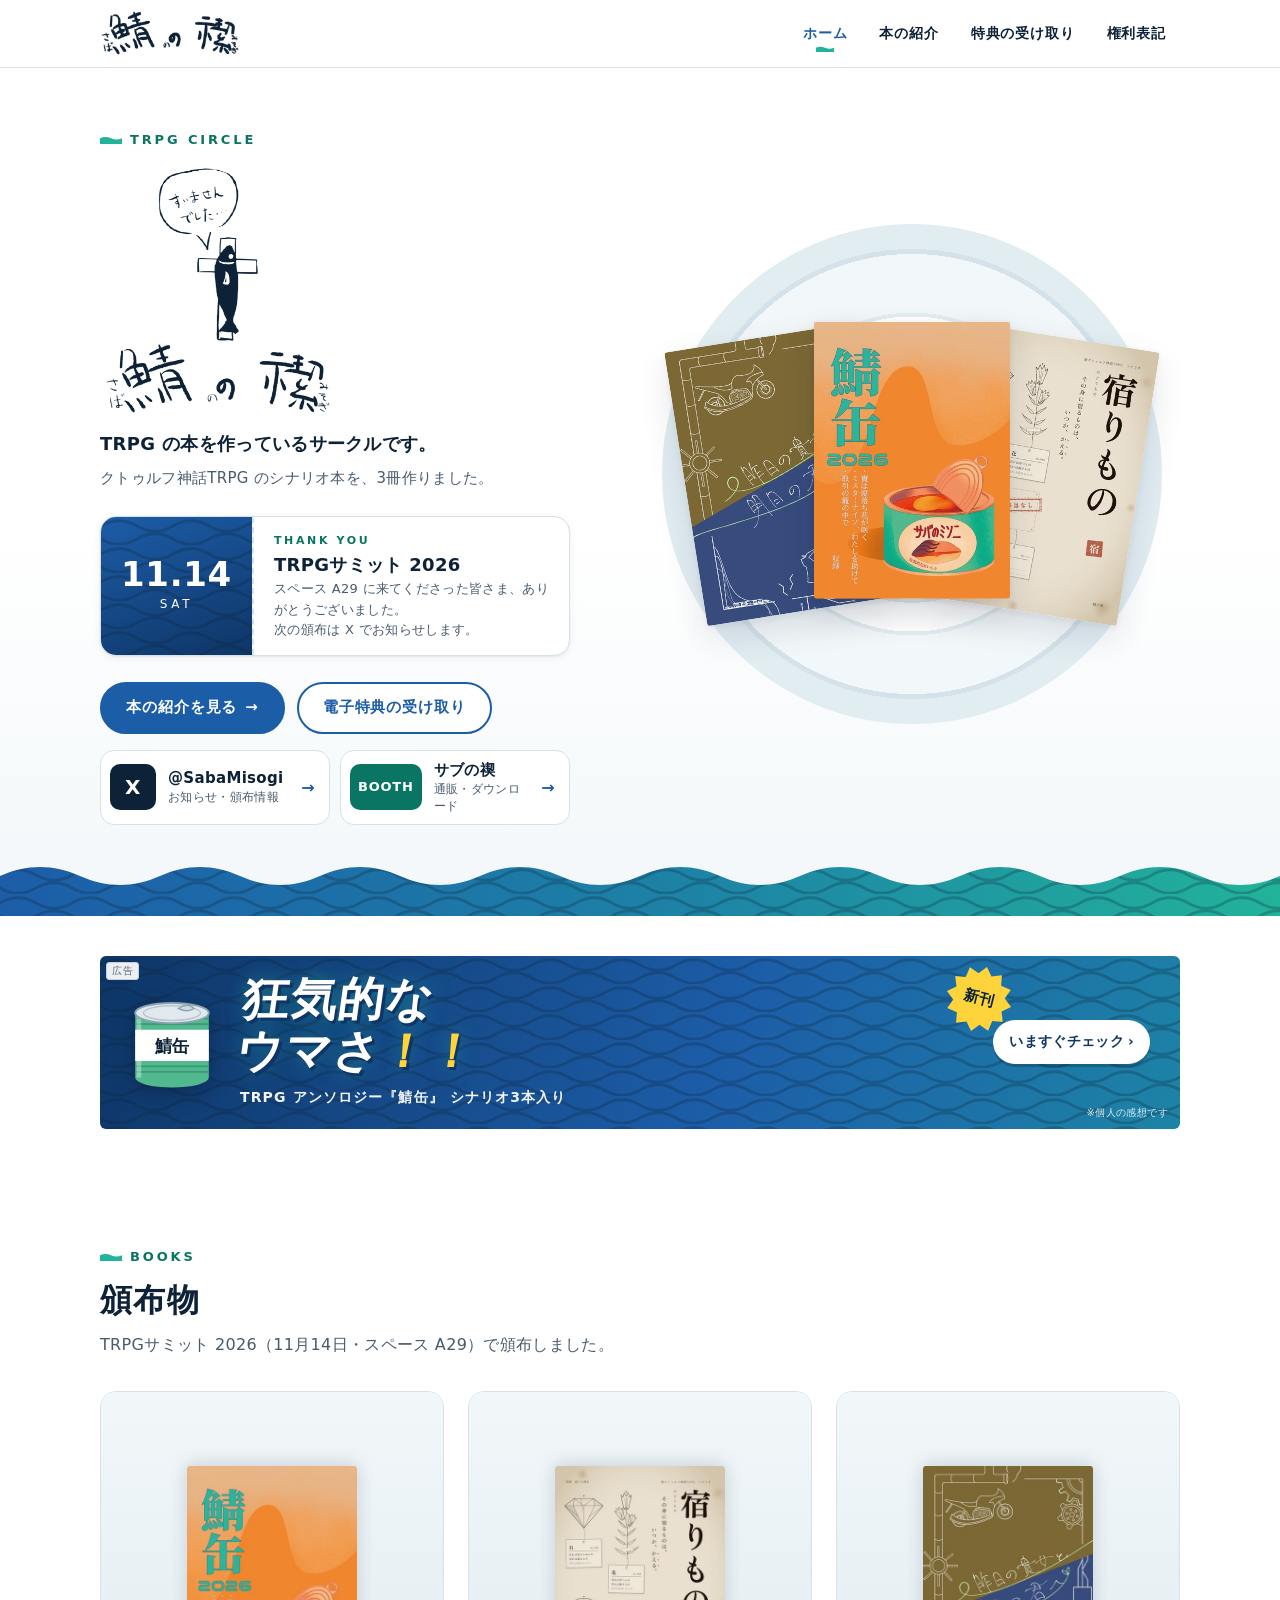
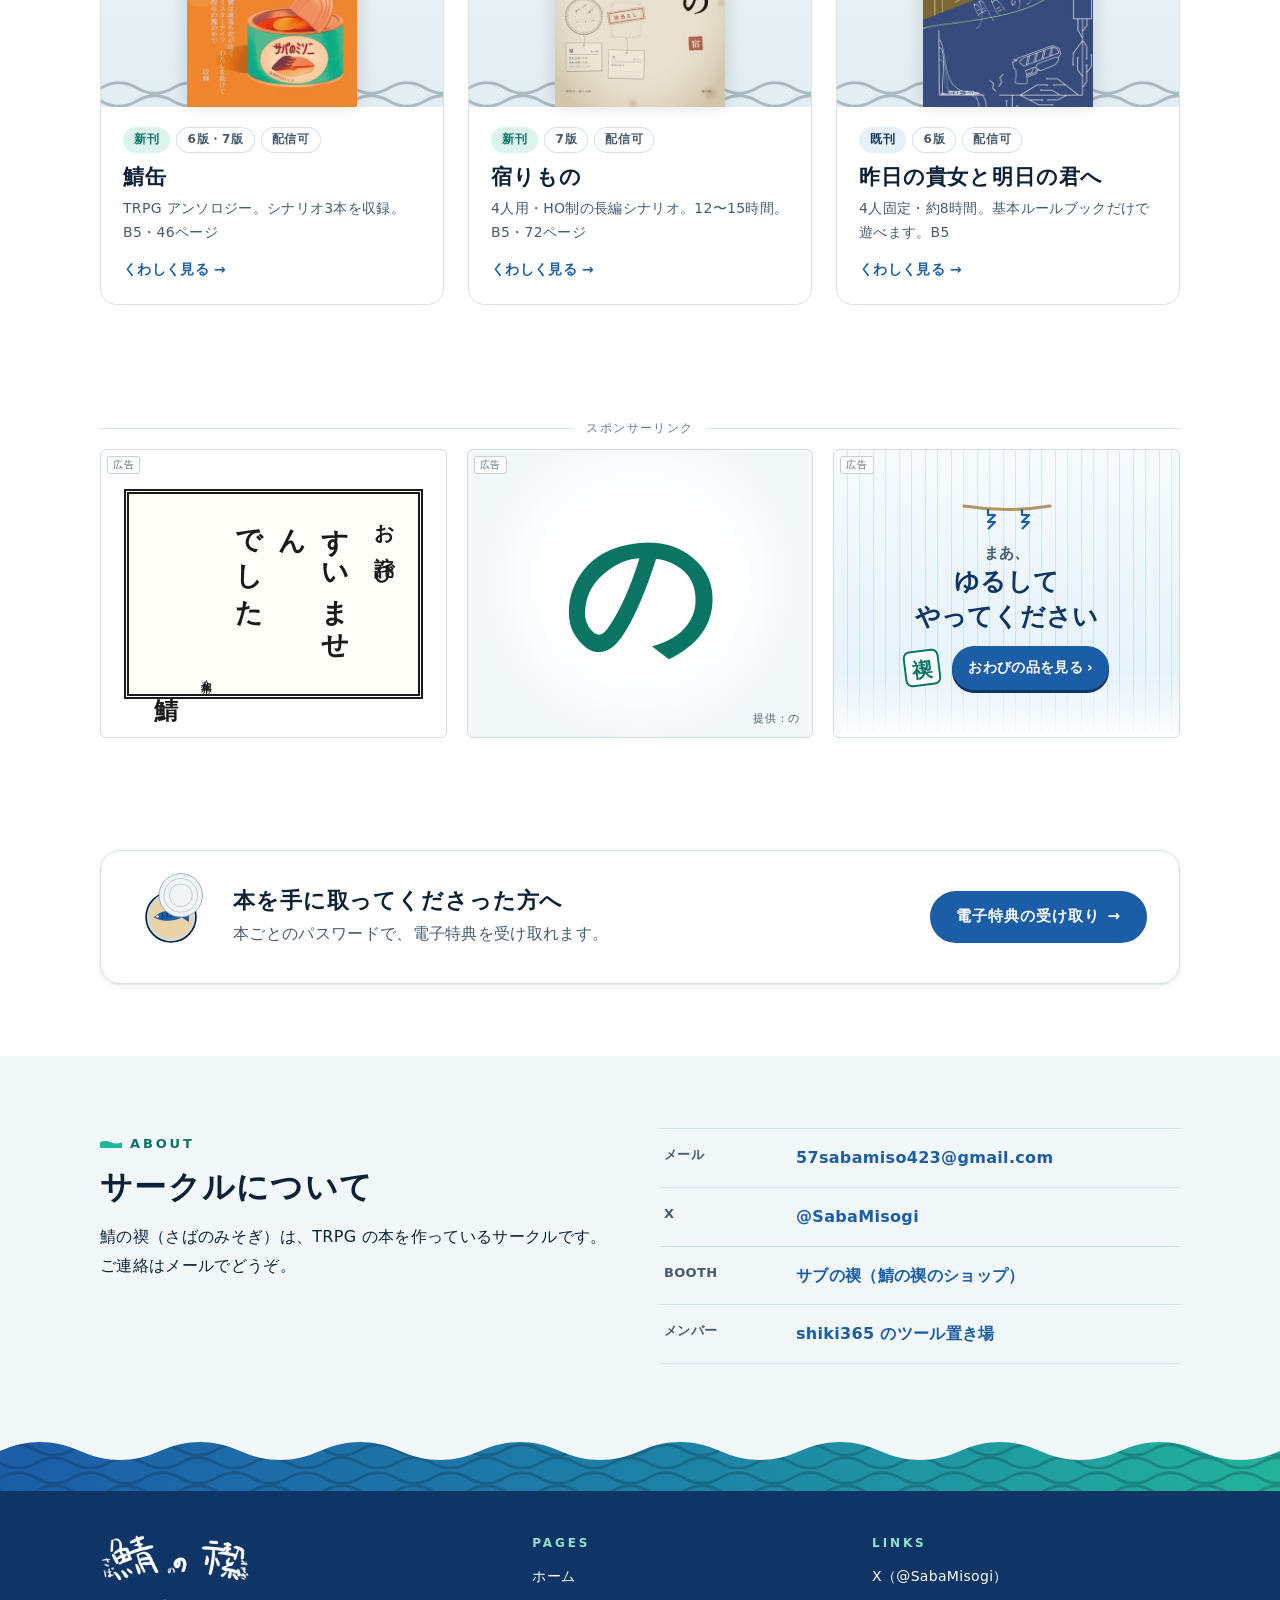
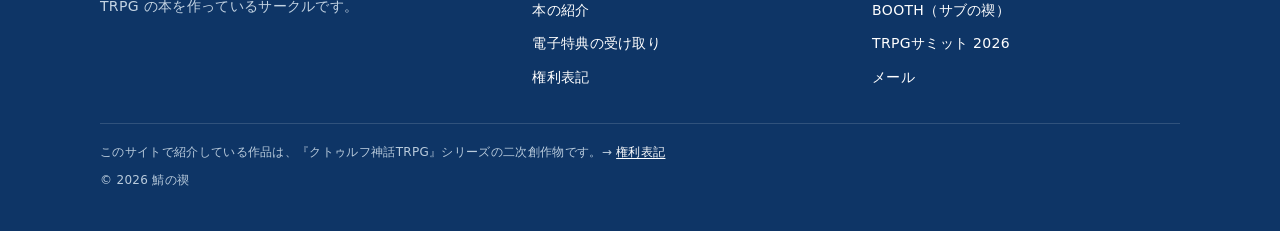
<file: index.html>
<!doctype html>
<html lang="ja">
<head>
<meta charset="utf-8">
<meta name="viewport" content="width=device-width, initial-scale=1">
<title>鯖の禊 | TRPG サークル</title>
<meta name="description" content="TRPG サークル「鯖の禊」のサイトです。TRPG アンソロジー『鯖缶』、新クトゥルフ神話TRPG シナリオ『宿りもの』、クトゥルフ神話TRPG シナリオ『昨日の貴女と明日の君へ』を頒布します。">
<meta name="theme-color" content="#1c5da8">
<meta property="og:type" content="website">
<meta property="og:site_name" content="鯖の禊">
<meta property="og:title" content="鯖の禊">
<meta property="og:description" content="TRPG サークル「鯖の禊」。TRPG アンソロジー『鯖缶』、シナリオ『宿りもの』『昨日の貴女と明日の君へ』を頒布します。">
<meta property="og:url" content="https://sabanomisogi.github.io/">
<meta property="og:image" content="https://sabanomisogi.github.io/ogp.png">
<meta property="og:locale" content="ja_JP">
<meta name="twitter:card" content="summary_large_image">
<link rel="icon" href="favicon.ico">
<link rel="apple-touch-icon" href="apple-touch-icon.png">
<link rel="manifest" href="manifest.webmanifest">
<link rel="stylesheet" href="site.v3.css">
<script>
  // Show the can-opener intro once per session, never with reduced motion. site.v1.js lets it be skipped.
  try {
    if (!sessionStorage.getItem("sbm.intro") && !matchMedia("(prefers-reduced-motion: reduce)").matches) {
      document.documentElement.classList.add("intro-on");
      sessionStorage.setItem("sbm.intro", "1");
      // Never leave the overlay up, even when animations do not run or site.v1.js fails to load.
      setTimeout(function () { document.documentElement.classList.remove("intro-on"); }, 2400);
    }
  } catch (e) { /* storage blocked: no intro */ }
</script>
</head>
<body>
<div class="intro" aria-hidden="true">
  <svg class="opener opener--intro" viewBox="0 0 140 140" focusable="false">
    <circle class="opener__rim" cx="70" cy="70" r="46"/>
    <circle class="opener__inside" cx="70" cy="70" r="40"/>
    <path class="opener__fish-body" d="M38 72c9-13 32-18 52-8l13-9v24l-13-8c-20 10-43 6-52-1z"/>
    <path class="opener__fish-belly" d="M42 75c13 6 31 5 46-2-16 4-32 4-46 2z"/>
    <path class="opener__fish-stripe" d="M54 64q3 4 0 8M62 61q3 4 0 9M70 60q3 4 0 9M78 61q3 4 0 8"/>
    <circle cx="45" cy="69" r="2.2" fill="#fff"/>
    <g class="opener__lid">
      <circle class="opener__lid-face" cx="70" cy="70" r="40"/>
      <circle class="opener__ring" cx="70" cy="70" r="31"/>
      <circle class="opener__ring" cx="70" cy="70" r="21"/>
    </g>
    <circle class="opener__cut" cx="70" cy="70" r="42" transform="rotate(-90 70 70)"/>
    <g class="opener__tool"><g class="opener__lever">
      <path class="opener__blade" d="M66.5 19h7l-3.5 10.5z"/>
      <rect class="opener__handle" x="68" y="13" width="34" height="10" rx="5" transform="rotate(-14 70 18)"/>
      <circle class="opener__pivot" cx="70" cy="18" r="3.2"/>
    </g></g>
  </svg>
  <p class="intro__text">開缶中…</p>
  <p class="intro__skip">タップで飛ばせます</p>
</div>

<a class="skip" href="#main">本文へ</a>
<header class="site-header">
  <div class="wrap site-header__in">
    <a class="brand" href="./"><img src="img/logo-wordmark.png" alt="鯖の禊" width="421" height="134"></a>
    <nav class="gnav" aria-label="サイト内">
      <a href="./" aria-current="page">ホーム</a>
      <a href="books/">本の紹介</a>
      <a href="bonus/">特典<span class="long">の受け取り</span></a>
      <a href="rights/">権利表記</a>
    </nav>
  </div>
</header>

<main id="main">
  <section class="hero">
    <div class="wrap hero__in">
      <div class="hero__text">
        <p class="eyebrow">TRPG CIRCLE</p>
        <h1 class="hero__logo"><img src="img/logo-mascot.png" alt="鯖の禊" width="433" height="472"></h1>
        <p class="hero__lead">TRPG の本を作っているサークルです。</p>
        <p class="hero__sub">クトゥルフ神話TRPG のシナリオ本を、3冊作りました。</p>
        <a class="ticket" href="https://x.com/SabaMisogi">
          <span class="ticket__date"><b>11.14</b><span>SAT</span></span>
          <span class="ticket__body">
            <span class="ticket__label">THANK YOU</span>
            <span class="ticket__name">TRPGサミット 2026</span>
            <span class="ticket__meta">スペース A29 に来てくださった皆さま、ありがとうございました。<br>次の頒布は X でお知らせします。</span>
          </span>
        </a>
        <div class="hero__actions">
          <a class="btn" href="books/">本の紹介を見る <span class="arrow" aria-hidden="true">→</span></a>
          <a class="btn btn--ghost" href="bonus/">電子特典の受け取り</a>
        </div>
        <div class="sns" aria-label="X と BOOTH">
          <a class="sns__card" href="https://x.com/SabaMisogi"><span class="sns__name">X</span><span class="sns__body"><b>@SabaMisogi</b><small>お知らせ・頒布情報</small></span><span class="sns__go" aria-hidden="true">→</span></a>
          <a class="sns__card sns__card--booth" href="https://sabunomisogi.booth.pm/"><span class="sns__name">BOOTH</span><span class="sns__body"><b>サブの禊</b><small>通販・ダウンロード</small></span><span class="sns__go" aria-hidden="true">→</span></a>
        </div>
      </div>
      <div class="hero__books" aria-hidden="true">
        <img class="hero__cover hero__cover--l" src="img/cover-kinou-ashita-360.jpg" srcset="img/cover-kinou-ashita-360.jpg 360w, img/cover-kinou-ashita-720.jpg 720w" sizes="200px" alt="" width="360" height="508">
        <img class="hero__cover hero__cover--r" src="img/cover-yadorimono-360.jpg" srcset="img/cover-yadorimono-360.jpg 360w, img/cover-yadorimono-720.jpg 720w" sizes="200px" alt="" width="360" height="508">
        <img class="hero__cover hero__cover--c" src="img/cover-sabakan-360.jpg" srcset="img/cover-sabakan-360.jpg 360w, img/cover-sabakan-720.jpg 720w" sizes="200px" alt="" width="360" height="508">
      </div>
    </div>
    <div class="saba-band" aria-hidden="true"></div>
  </section>

  <section class="section section--tight" aria-label="ジョーク広告">
    <div class="wrap">
      <a class="ad ad--sabakan" href="books/#sabakan">
        <span class="ad__label">広告</span>
        <svg class="sabakan-ad__can" viewBox="0 0 100 112" aria-hidden="true" focusable="false">
          <path d="M10 24v70a40 11 0 0 0 80 0V24z" fill="#51b98d"/>
          <path d="M10 30h80M10 36h80M10 82h80M10 88h80" stroke="#3a9c74" stroke-width="2"/>
          <path d="M10 42h80v34H10z" fill="#fff"/>
          <text x="50" y="66" text-anchor="middle" font-size="19" font-weight="900" fill="#0d2236">鯖缶</text>
          <path d="M14 24v70" stroke="#fff" stroke-opacity=".35" stroke-width="5"/>
          <ellipse cx="50" cy="24" rx="40" ry="11" fill="#e1e9ee" stroke="#8ea3b1" stroke-width="2"/>
          <ellipse cx="50" cy="24" rx="31" ry="8" fill="none" stroke="#b7c7d1" stroke-width="1.6"/>
          <path d="M57 19q10-7 17 0-7 5-17 0z" fill="#cfdbe2" stroke="#8ea3b1" stroke-width="1.6"/>
        </svg>
        <span class="sabakan-ad__copy">
          <span class="sabakan-ad__catch">狂気的な<br>ウマさ<em>！！</em></span>
          <span class="sabakan-ad__sub">TRPG アンソロジー『鯖缶』 <span class="nowrap">シナリオ3本入り</span></span>
        </span>
        <span class="sabakan-ad__burst" aria-hidden="true">新刊</span>
        <span class="ad__cta">いますぐチェック <span aria-hidden="true">›</span></span>
        <small class="sabakan-ad__note">※個人の感想です</small>
      </a>
    </div>
  </section>

  <section class="section" id="books">
    <div class="wrap">
      <div class="section__head">
        <p class="eyebrow">BOOKS</p>
        <h2>頒布物</h2>
        <p class="section__lead">TRPGサミット 2026（11月14日・スペース A29）で頒布しました。</p>
      </div>
      <ul class="book-grid">
        <li class="book-card">
          <a href="books/#sabakan">
            <figure class="book-card__cover"><img src="img/cover-sabakan-360.jpg" srcset="img/cover-sabakan-360.jpg 360w, img/cover-sabakan-720.jpg 720w" sizes="(max-width: 640px) 116px, 200px" alt="『鯖缶』の表紙" width="360" height="508" loading="lazy"></figure>
            <div class="book-card__body">
              <ul class="tags"><li class="tag tag--new">新刊</li><li class="tag tag--line">6版・7版</li><li class="tag tag--line">配信可</li></ul>
              <h3>鯖缶</h3>
              <p>TRPG アンソロジー。シナリオ3本を収録。B5・46ページ</p>
              <p class="book-card__more">くわしく見る →</p>
            </div>
          </a>
        </li>
        <li class="book-card">
          <a href="books/#yadorimono">
            <figure class="book-card__cover"><img src="img/cover-yadorimono-360.jpg" srcset="img/cover-yadorimono-360.jpg 360w, img/cover-yadorimono-720.jpg 720w" sizes="(max-width: 640px) 116px, 200px" alt="『宿りもの』の表紙" width="360" height="508" loading="lazy"></figure>
            <div class="book-card__body">
              <ul class="tags"><li class="tag tag--new">新刊</li><li class="tag tag--line">7版</li><li class="tag tag--line">配信可</li></ul>
              <h3>宿りもの</h3>
              <p>4人用・HO制の長編シナリオ。12〜15時間。B5・72ページ</p>
              <p class="book-card__more">くわしく見る →</p>
            </div>
          </a>
        </li>
        <li class="book-card">
          <a href="books/#kinou-ashita">
            <figure class="book-card__cover"><img src="img/cover-kinou-ashita-360.jpg" srcset="img/cover-kinou-ashita-360.jpg 360w, img/cover-kinou-ashita-720.jpg 720w" sizes="(max-width: 640px) 116px, 200px" alt="『昨日の貴女と明日の君へ』の表紙" width="360" height="508" loading="lazy"></figure>
            <div class="book-card__body">
              <ul class="tags"><li class="tag tag--old">既刊</li><li class="tag tag--line">6版</li><li class="tag tag--line">配信可</li></ul>
              <h3>昨日の貴女と明日の君へ</h3>
              <p>4人固定・約8時間。基本ルールブックだけで遊べます。B5</p>
              <p class="book-card__more">くわしく見る →</p>
            </div>
          </a>
        </li>
      </ul>
    </div>
  </section>

  <section class="section section--tight" aria-label="ジョーク広告">
    <div class="wrap">
      <p class="ad-zone__label">スポンサーリンク</p>
      <div class="ad-row">
        <div class="ad ad--apology" data-ad="bow" role="img" aria-label="ジョーク広告：鯖からのお詫び「すいませんでした」">
          <span class="ad__label">広告</span>
          <div class="apology">
            <p class="apology__title">お詫び</p>
            <p class="apology__body">すいません<br>でした</p>
            <p class="apology__date">令和八年十月</p>
            <p class="apology__by">鯖</p>
          </div>
          <span class="ad__toast">この広告は押せません（反省中）</span>
        </div>
        <a class="ad ad--no" href="https://sabunomisogi.booth.pm/" data-ad="spin" aria-label="ジョーク広告：「の」（鯖の禊の BOOTH へ）">
          <span class="ad__label">広告</span>
          <span class="no-glyph" aria-hidden="true">の</span>
          <span class="ad__sponsor">提供：の</span>
        </a>
        <a class="ad ad--misogi" href="books/" aria-label="ジョーク広告：禊より「まあ、ゆるしてやってください」（本の紹介へ）">
          <span class="ad__label">広告</span>
          <span class="misogi__falls" aria-hidden="true"></span>
          <svg class="misogi__shide" viewBox="0 0 92 30" aria-hidden="true" focusable="false">
            <path d="M3 5q43 7 86 0" fill="none" stroke="#b49562" stroke-width="3.2" stroke-linecap="round"/>
            <path d="M27 8v6h7l-7 7h7l-7 7M61 8v6h7l-7 7h7l-7 7" fill="none" stroke="#1c5da8" stroke-width="2.2" stroke-linejoin="round"/>
          </svg>
          <span class="misogi__copy"><small>まあ、</small>ゆるして<br>やってください</span>
          <span class="misogi__foot"><span class="misogi__seal">禊</span><span class="ad__cta">おわびの品を見る <span aria-hidden="true">›</span></span></span>
        </a>
      </div>
    </div>
  </section>

  <section class="section">
    <div class="wrap">
      <div class="callout">
        <svg class="opener opener--open callout__icon" viewBox="0 0 140 140" aria-hidden="true" focusable="false">
          <circle class="opener__rim" cx="70" cy="70" r="46"/>
          <circle class="opener__inside" cx="70" cy="70" r="40"/>
          <path class="opener__fish-body" d="M38 72c9-13 32-18 52-8l13-9v24l-13-8c-20 10-43 6-52-1z"/>
          <path class="opener__fish-stripe" d="M54 64q3 4 0 8M62 61q3 4 0 9M70 60q3 4 0 9M78 61q3 4 0 8"/>
          <circle cx="45" cy="69" r="2.2" fill="#fff"/>
          <g class="opener__lid"><circle class="opener__lid-face" cx="70" cy="70" r="40"/><circle class="opener__ring" cx="70" cy="70" r="31"/><circle class="opener__ring" cx="70" cy="70" r="21"/></g>
        </svg>
        <div>
          <h2>本を手に取ってくださった方へ</h2>
          <p>本ごとのパスワードで、電子特典を受け取れます。</p>
        </div>
        <a class="btn" href="bonus/">電子特典の受け取り <span class="arrow" aria-hidden="true">→</span></a>
      </div>
    </div>
  </section>

  <section class="section section--mist" id="contact">
    <div class="wrap about">
      <div>
        <p class="eyebrow">ABOUT</p>
        <h2>サークルについて</h2>
        <p>鯖の禊（さばのみそぎ）は、TRPG の本を作っているサークルです。ご連絡はメールでどうぞ。</p>
      </div>
      <ul class="link-list">
        <li><a href="mailto:57sabamiso423@gmail.com"><span class="k">メール</span><span class="v">57sabamiso423@gmail.com</span></a></li>
        <li><a href="https://x.com/SabaMisogi"><span class="k">X</span><span class="v">@SabaMisogi</span></a></li>
        <li><a href="https://sabunomisogi.booth.pm/"><span class="k">BOOTH</span><span class="v">サブの禊（鯖の禊のショップ）</span></a></li>
        <li><a href="https://shiki365.github.io/"><span class="k">メンバー</span><span class="v">shiki365 のツール置き場</span></a></li>
      </ul>
    </div>
  </section>
</main>

<div class="footer-band footer-band--mist"><div class="saba-band" aria-hidden="true"></div></div>
<footer class="site-footer">
  <div class="wrap footer__in">
    <div class="footer__brand">
      <img src="img/logo-wordmark.png" alt="鯖の禊" width="421" height="134" loading="lazy">
      <p>TRPG の本を作っているサークルです。</p>
    </div>
    <nav aria-label="フッター">
      <h2>PAGES</h2>
      <ul>
        <li><a href="./">ホーム</a></li>
        <li><a href="books/">本の紹介</a></li>
        <li><a href="bonus/">電子特典の受け取り</a></li>
        <li><a href="rights/">権利表記</a></li>
      </ul>
    </nav>
    <div>
      <h2>LINKS</h2>
      <ul>
        <li><a href="https://x.com/SabaMisogi">X（@SabaMisogi）</a></li>
        <li><a href="https://sabunomisogi.booth.pm/">BOOTH（サブの禊）</a></li>
        <li><a href="https://trpg-summit.com/2026/">TRPGサミット 2026</a></li>
        <li><a href="mailto:57sabamiso423@gmail.com">メール</a></li>
      </ul>
    </div>
  </div>
  <div class="wrap footer__rights">
    <p>このサイトで紹介している作品は、『クトゥルフ神話TRPG』シリーズの二次創作物です。→ <a href="rights/">権利表記</a></p>
    <p>© 2026 鯖の禊</p>
  </div>
</footer>
<script src="site.v1.js"></script>
</body>
</html>
</file>
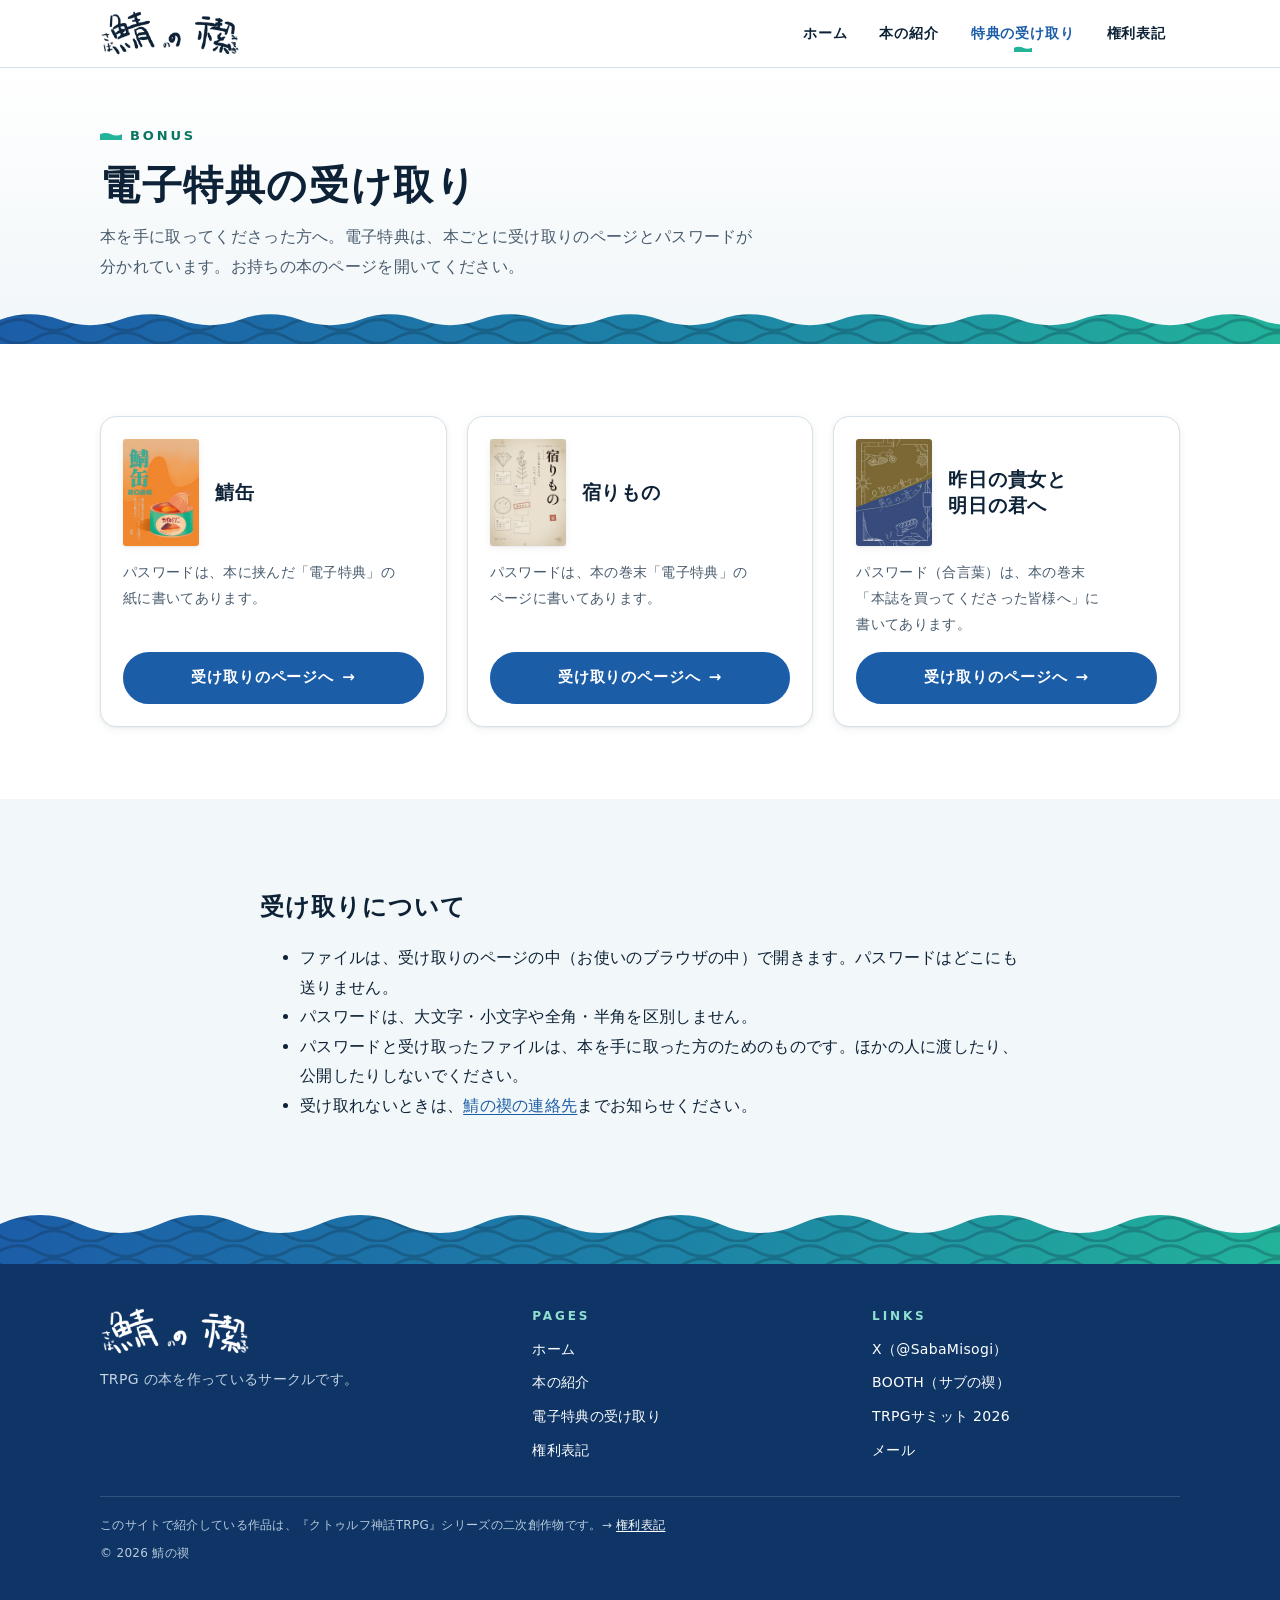
<file: bonus/index.html>
<!doctype html>
<html lang="ja">
<head>
<meta charset="utf-8">
<meta name="viewport" content="width=device-width, initial-scale=1">
<title>電子特典の受け取り | 鯖の禊</title>
<meta name="description" content="鯖の禊の本を手に取った方への、電子特典の受け取りページの一覧です。本ごとにパスワードが分かれています。">
<meta name="theme-color" content="#1c5da8">
<meta property="og:type" content="website">
<meta property="og:site_name" content="鯖の禊">
<meta property="og:title" content="電子特典の受け取り | 鯖の禊">
<meta property="og:description" content="本を手に取った方は、本ごとのパスワードで電子特典を受け取れます。">
<meta property="og:url" content="https://sabanomisogi.github.io/bonus/">
<meta property="og:image" content="https://sabanomisogi.github.io/ogp.png">
<meta property="og:locale" content="ja_JP">
<meta name="twitter:card" content="summary_large_image">
<link rel="icon" href="../favicon.ico">
<link rel="apple-touch-icon" href="../apple-touch-icon.png">
<link rel="manifest" href="../manifest.webmanifest">
<link rel="stylesheet" href="../site.v3.css">
</head>
<body>
<a class="skip" href="#main">本文へ</a>
<header class="site-header">
  <div class="wrap site-header__in">
    <a class="brand" href="../"><img src="../img/logo-wordmark.png" alt="鯖の禊" width="421" height="134"></a>
    <nav class="gnav" aria-label="サイト内">
      <a href="../">ホーム</a>
      <a href="../books/">本の紹介</a>
      <a href="./" aria-current="page">特典<span class="long">の受け取り</span></a>
      <a href="../rights/">権利表記</a>
    </nav>
  </div>
</header>

<main id="main">
  <section class="page-head">
    <div class="wrap">
      <p class="eyebrow">BONUS</p>
      <h1>電子特典の受け取り</h1>
      <p class="page-head__lead">本を手に取ってくださった方へ。電子特典は、本ごとに受け取りのページとパスワードが分かれています。お持ちの本のページを開いてください。</p>
    </div>
  </section>
  <div class="band-wrap"><div class="saba-band saba-band--thin" aria-hidden="true"></div></div>

  <section class="section">
    <div class="wrap">
      <ul class="bonus-grid">
        <li class="bonus-card">
          <div class="bonus-card__top">
            <img src="../img/cover-sabakan-360.jpg" alt="" width="360" height="508">
            <h2>鯖缶</h2>
          </div>
          <p>パスワードは、本に挟んだ「電子特典」の紙に書いてあります。</p>
          <a class="btn" href="../sabakan/">受け取りのページへ <span class="arrow" aria-hidden="true">→</span></a>
        </li>
        <li class="bonus-card">
          <div class="bonus-card__top">
            <img src="../img/cover-yadorimono-360.jpg" alt="" width="360" height="508">
            <h2>宿りもの</h2>
          </div>
          <p>パスワードは、本の巻末「電子特典」のページに書いてあります。</p>
          <a class="btn" href="../yadorimono/">受け取りのページへ <span class="arrow" aria-hidden="true">→</span></a>
        </li>
        <li class="bonus-card">
          <div class="bonus-card__top">
            <img src="../img/cover-kinou-ashita-360.jpg" alt="" width="360" height="508">
            <h2>昨日の貴女と明日の君へ</h2>
          </div>
          <p>パスワード（合言葉）は、本の巻末「本誌を買ってくださった皆様へ」に書いてあります。</p>
          <a class="btn" href="../kinou-ashita/">受け取りのページへ <span class="arrow" aria-hidden="true">→</span></a>
        </li>
      </ul>
    </div>
  </section>

  <section class="section section--mist">
    <div class="wrap wrap--narrow">
      <h2>受け取りについて</h2>
      <ul>
        <li>ファイルは、受け取りのページの中（お使いのブラウザの中）で開きます。パスワードはどこにも送りません。</li>
        <li>パスワードは、大文字・小文字や全角・半角を区別しません。</li>
        <li>パスワードと受け取ったファイルは、本を手に取った方のためのものです。ほかの人に渡したり、公開したりしないでください。</li>
        <li>受け取れないときは、<a href="../#contact">鯖の禊の連絡先</a>までお知らせください。</li>
      </ul>
    </div>
  </section>
</main>

<div class="footer-band footer-band--mist"><div class="saba-band" aria-hidden="true"></div></div>
<footer class="site-footer">
  <div class="wrap footer__in">
    <div class="footer__brand">
      <img src="../img/logo-wordmark.png" alt="鯖の禊" width="421" height="134" loading="lazy">
      <p>TRPG の本を作っているサークルです。</p>
    </div>
    <nav aria-label="フッター">
      <h2>PAGES</h2>
      <ul>
        <li><a href="../">ホーム</a></li>
        <li><a href="../books/">本の紹介</a></li>
        <li><a href="./">電子特典の受け取り</a></li>
        <li><a href="../rights/">権利表記</a></li>
      </ul>
    </nav>
    <div>
      <h2>LINKS</h2>
      <ul>
        <li><a href="https://x.com/SabaMisogi">X（@SabaMisogi）</a></li>
        <li><a href="https://sabunomisogi.booth.pm/">BOOTH（サブの禊）</a></li>
        <li><a href="https://trpg-summit.com/2026/">TRPGサミット 2026</a></li>
        <li><a href="mailto:57sabamiso423@gmail.com">メール</a></li>
      </ul>
    </div>
  </div>
  <div class="wrap footer__rights">
    <p>このサイトで紹介している作品は、『クトゥルフ神話TRPG』シリーズの二次創作物です。→ <a href="../rights/">権利表記</a></p>
    <p>© 2026 鯖の禊</p>
  </div>
</footer>
<script src="../site.v1.js"></script>
</body>
</html>
</file>
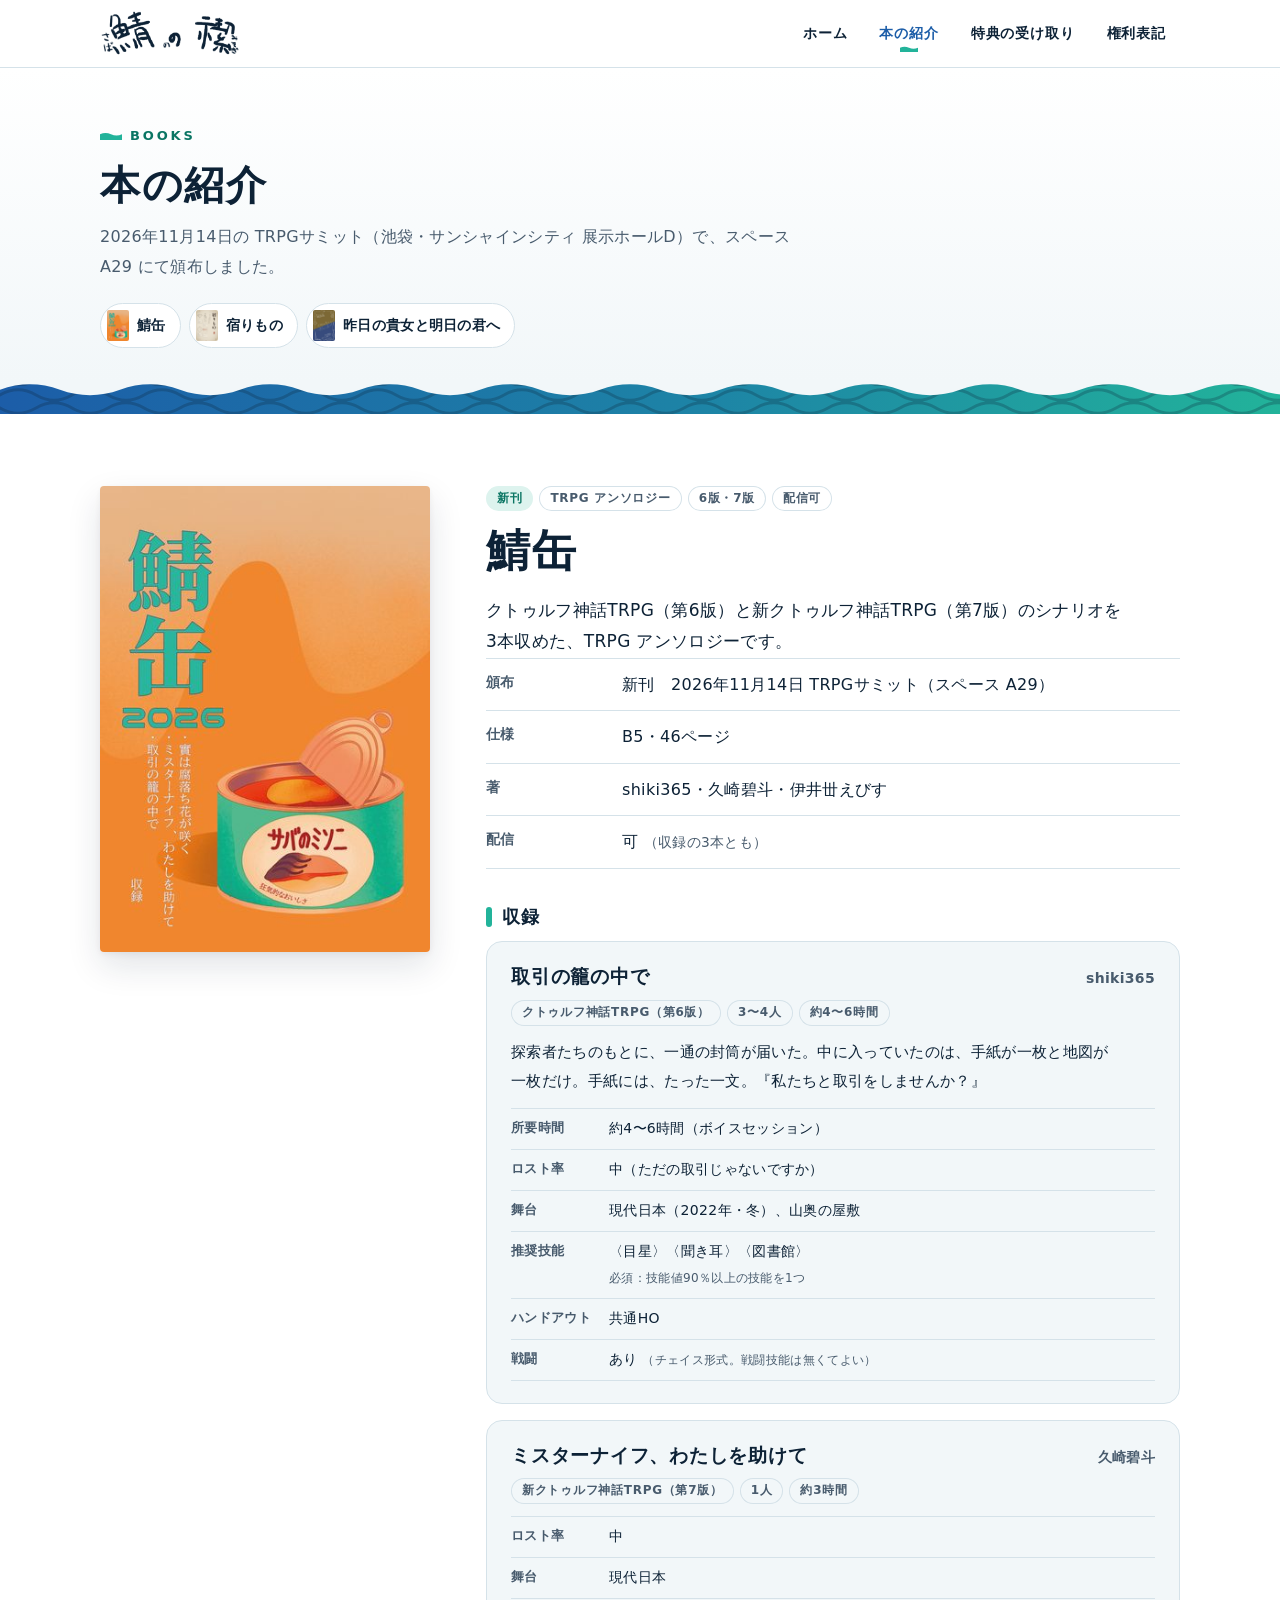
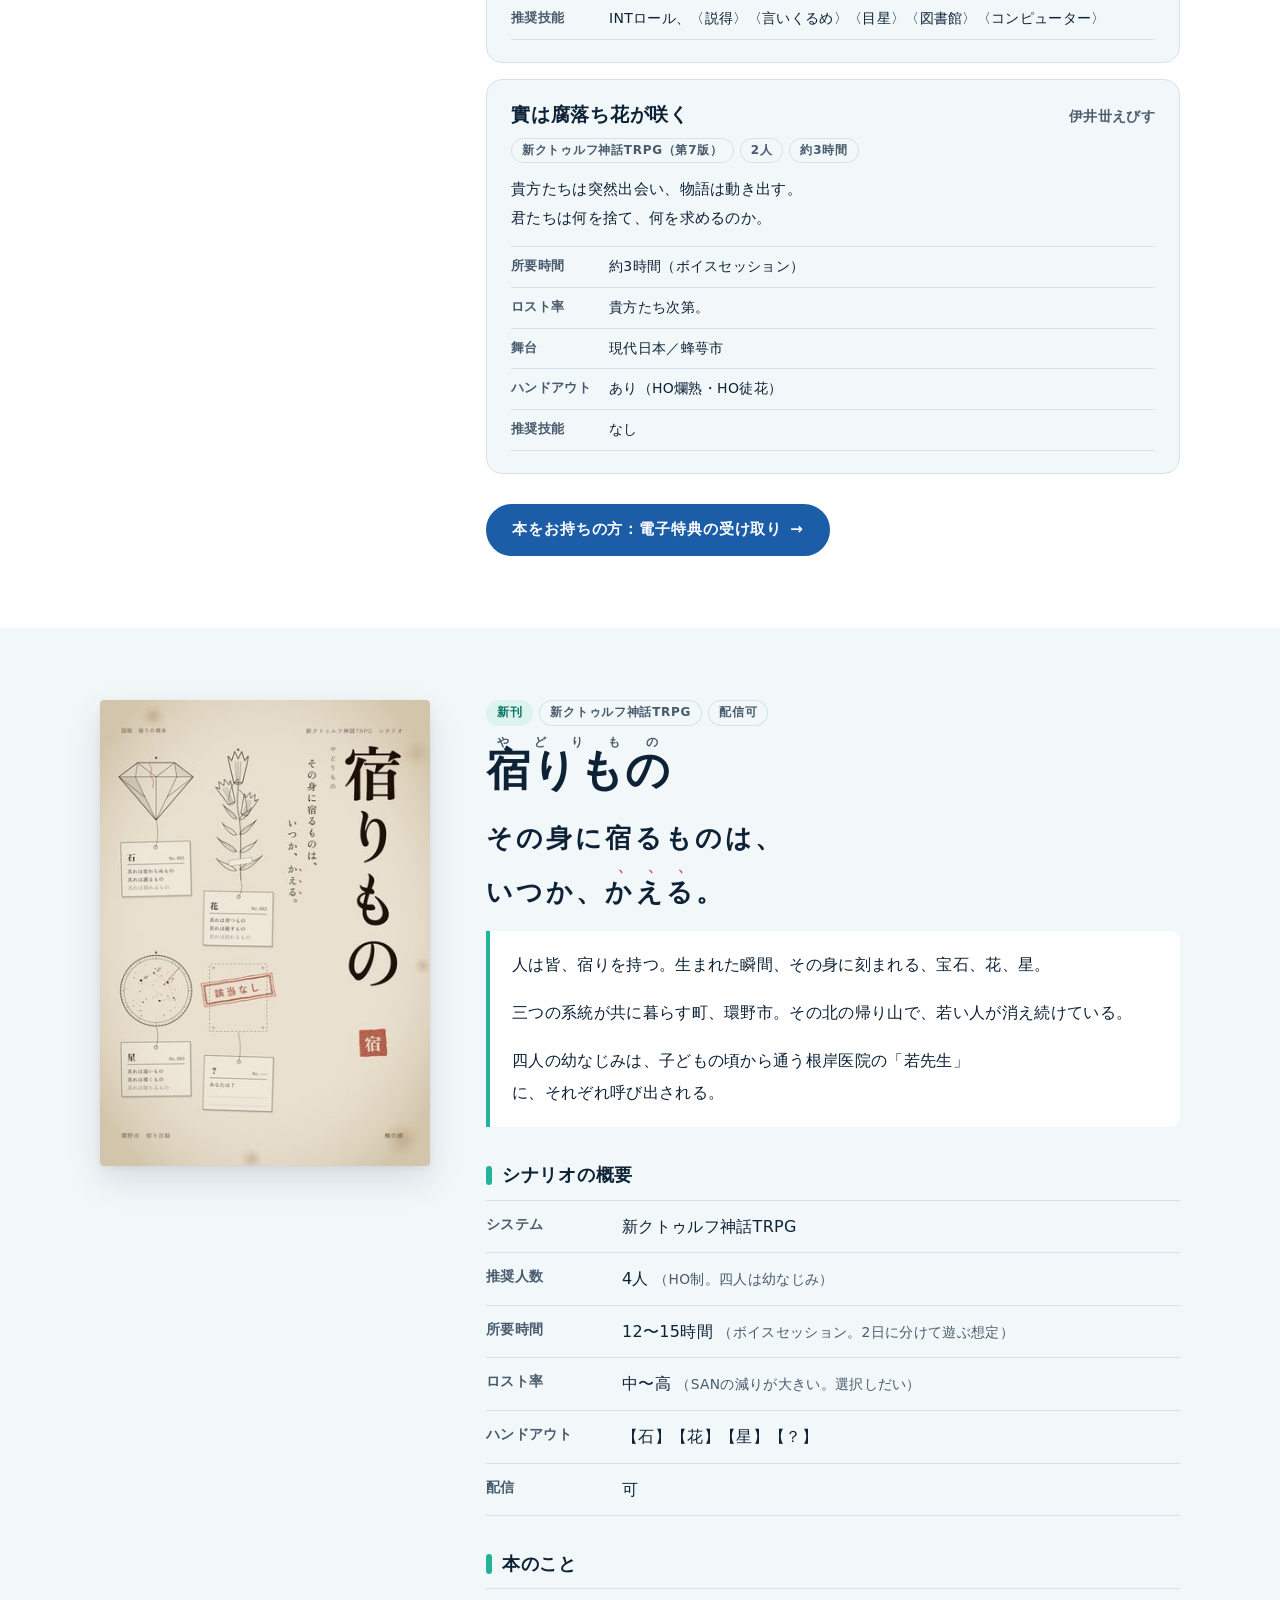
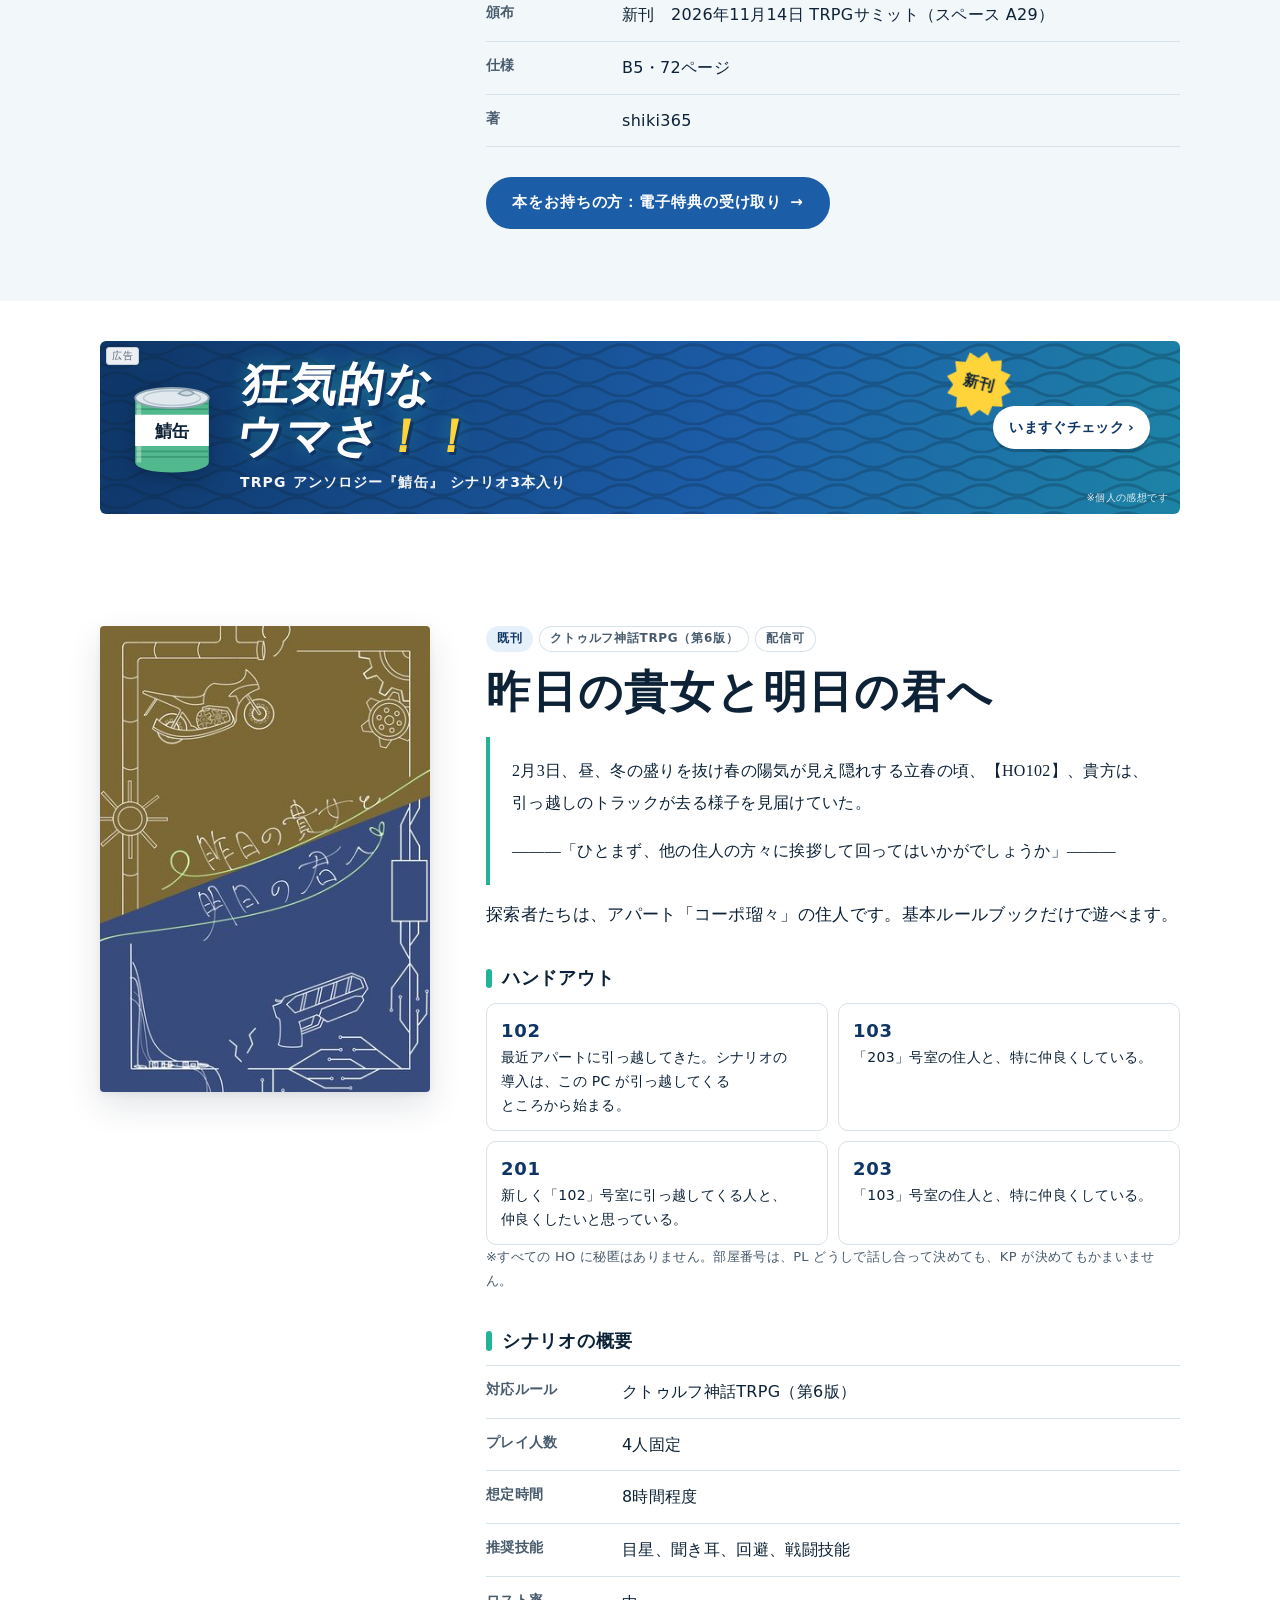
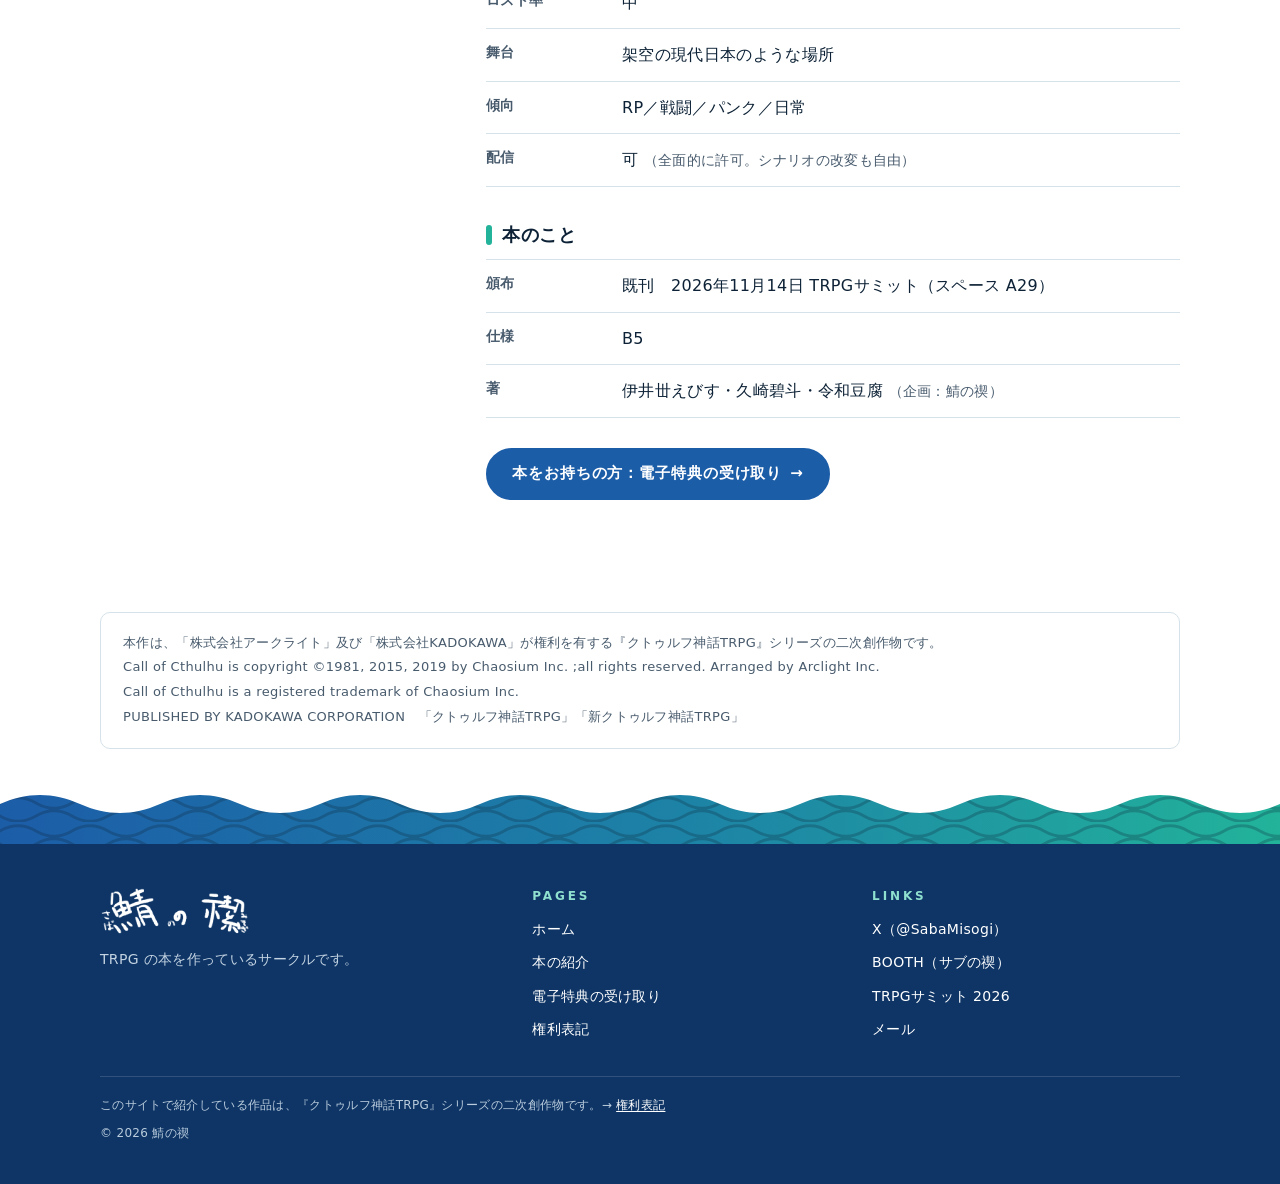
<file: books/index.html>
<!doctype html>
<html lang="ja">
<head>
<meta charset="utf-8">
<meta name="viewport" content="width=device-width, initial-scale=1">
<title>本の紹介 | 鯖の禊</title>
<meta name="description" content="鯖の禊の頒布物の紹介です。TRPG アンソロジー『鯖缶』、新クトゥルフ神話TRPG シナリオ『宿りもの』、クトゥルフ神話TRPG シナリオ『昨日の貴女と明日の君へ』。">
<meta name="theme-color" content="#1c5da8">
<meta property="og:type" content="website">
<meta property="og:site_name" content="鯖の禊">
<meta property="og:title" content="本の紹介 | 鯖の禊">
<meta property="og:description" content="『鯖缶』『宿りもの』『昨日の貴女と明日の君へ』。11/14 TRPGサミット スペース A29 で頒布しました。">
<meta property="og:url" content="https://sabanomisogi.github.io/books/">
<meta property="og:image" content="https://sabanomisogi.github.io/ogp.png">
<meta property="og:locale" content="ja_JP">
<meta name="twitter:card" content="summary_large_image">
<link rel="icon" href="../favicon.ico">
<link rel="apple-touch-icon" href="../apple-touch-icon.png">
<link rel="manifest" href="../manifest.webmanifest">
<link rel="stylesheet" href="../site.v3.css">
</head>
<body>
<a class="skip" href="#main">本文へ</a>
<header class="site-header">
  <div class="wrap site-header__in">
    <a class="brand" href="../"><img src="../img/logo-wordmark.png" alt="鯖の禊" width="421" height="134"></a>
    <nav class="gnav" aria-label="サイト内">
      <a href="../">ホーム</a>
      <a href="./" aria-current="page">本の紹介</a>
      <a href="../bonus/">特典<span class="long">の受け取り</span></a>
      <a href="../rights/">権利表記</a>
    </nav>
  </div>
</header>

<main id="main">
  <section class="page-head">
    <div class="wrap">
      <p class="eyebrow">BOOKS</p>
      <h1>本の紹介</h1>
      <p class="page-head__lead">2026年11月14日の TRPGサミット（池袋・サンシャインシティ 展示ホールD）で、スペース A29 にて頒布しました。</p>
      <ul class="toc">
        <li><a href="#sabakan"><img src="../img/cover-sabakan-360.jpg" alt="" width="360" height="508">鯖缶</a></li>
        <li><a href="#yadorimono"><img src="../img/cover-yadorimono-360.jpg" alt="" width="360" height="508">宿りもの</a></li>
        <li><a href="#kinou-ashita"><img src="../img/cover-kinou-ashita-360.jpg" alt="" width="360" height="508">昨日の貴女と明日の君へ</a></li>
      </ul>
    </div>
  </section>
  <div class="band-wrap"><div class="saba-band saba-band--thin" aria-hidden="true"></div></div>

  <article class="book" id="sabakan" aria-labelledby="sabakan-title">
    <div class="wrap book__in">
      <figure class="book__cover">
        <img src="../img/cover-sabakan-720.jpg" srcset="../img/cover-sabakan-360.jpg 360w, ../img/cover-sabakan-720.jpg 720w" sizes="(max-width: 900px) 240px, 330px" alt="『鯖缶』の表紙。缶詰の絵と、収録作の題名" width="720" height="1017">
      </figure>
      <div class="book__body">
        <ul class="tags"><li class="tag tag--new">新刊</li><li class="tag tag--line">TRPG アンソロジー</li><li class="tag tag--line">6版・7版</li><li class="tag tag--line">配信可</li></ul>
        <h2 class="book__title" id="sabakan-title">鯖缶</h2>
        <p class="book__lead">クトゥルフ神話TRPG（第6版）と新クトゥルフ神話TRPG（第7版）のシナリオを3本収めた、TRPG アンソロジーです。</p>
        <dl class="spec">
          <dt>頒布</dt><dd>新刊　2026年11月14日 TRPGサミット（スペース A29）</dd>
          <dt>仕様</dt><dd>B5・46ページ</dd>
          <dt>著</dt><dd>shiki365・久崎碧斗・伊井丗えびす</dd>
          <dt>配信</dt><dd>可 <small>（収録の3本とも）</small></dd>
        </dl>

        <h3>収録</h3>
        <div class="scenarios">
          <section class="scenario">
            <div class="scenario__head"><h4>取引の籠の中で</h4><p class="scenario__by">shiki365</p></div>
            <ul class="tags"><li class="tag tag--line">クトゥルフ神話TRPG（第6版）</li><li class="tag tag--line">3〜4人</li><li class="tag tag--line">約4〜6時間</li></ul>
            <p class="scenario__quote">探索者たちのもとに、一通の封筒が届いた。中に入っていたのは、手紙が一枚と地図が一枚だけ。手紙には、たった一文。『私たちと取引をしませんか？』</p>
            <dl class="spec spec--compact">
              <dt>所要時間</dt><dd>約4〜6時間（ボイスセッション）</dd>
              <dt>ロスト率</dt><dd>中（ただの取引じゃないですか）</dd>
              <dt>舞台</dt><dd>現代日本（2022年・冬）、山奥の屋敷</dd>
              <dt>推奨技能</dt><dd>〈目星〉〈聞き耳〉〈図書館〉<br><small>必須：技能値90％以上の技能を1つ</small></dd>
              <dt>ハンドアウト</dt><dd>共通HO</dd>
              <dt>戦闘</dt><dd>あり <small>（チェイス形式。戦闘技能は無くてよい）</small></dd>
            </dl>
          </section>
          <section class="scenario">
            <div class="scenario__head"><h4>ミスターナイフ、わたしを助けて</h4><p class="scenario__by">久崎碧斗</p></div>
            <ul class="tags"><li class="tag tag--line">新クトゥルフ神話TRPG（第7版）</li><li class="tag tag--line">1人</li><li class="tag tag--line">約3時間</li></ul>
            <dl class="spec spec--compact">
              <dt>ロスト率</dt><dd>中</dd>
              <dt>舞台</dt><dd>現代日本</dd>
              <dt>推奨技能</dt><dd>INTロール、〈説得〉〈言いくるめ〉〈目星〉〈図書館〉〈コンピューター〉</dd>
            </dl>
          </section>
          <section class="scenario">
            <div class="scenario__head"><h4>實は腐落ち花が咲く</h4><p class="scenario__by">伊井丗えびす</p></div>
            <ul class="tags"><li class="tag tag--line">新クトゥルフ神話TRPG（第7版）</li><li class="tag tag--line">2人</li><li class="tag tag--line">約3時間</li></ul>
            <p class="scenario__quote">貴方たちは突然出会い、物語は動き出す。<br>君たちは何を捨て、何を求めるのか。</p>
            <dl class="spec spec--compact">
              <dt>所要時間</dt><dd>約3時間（ボイスセッション）</dd>
              <dt>ロスト率</dt><dd>貴方たち次第。</dd>
              <dt>舞台</dt><dd>現代日本／蜂萼市</dd>
              <dt>ハンドアウト</dt><dd>あり（HO爛熟・HO徒花）</dd>
              <dt>推奨技能</dt><dd>なし</dd>
            </dl>
          </section>
        </div>

        <div class="book__actions">
          <a class="btn" href="../sabakan/">本をお持ちの方：電子特典の受け取り <span class="arrow" aria-hidden="true">→</span></a>
        </div>
      </div>
    </div>
  </article>

  <article class="book book--mist" id="yadorimono" aria-labelledby="yadorimono-title">
    <div class="wrap book__in">
      <figure class="book__cover">
        <img src="../img/cover-yadorimono-720.jpg" srcset="../img/cover-yadorimono-360.jpg 360w, ../img/cover-yadorimono-720.jpg 720w" sizes="(max-width: 900px) 240px, 330px" alt="『宿りもの』の表紙。宝石・花・星の標本の図と、題字" width="720" height="1017">
      </figure>
      <div class="book__body">
        <ul class="tags"><li class="tag tag--new">新刊</li><li class="tag tag--line">新クトゥルフ神話TRPG</li><li class="tag tag--line">配信可</li></ul>
        <h2 class="book__title" id="yadorimono-title"><ruby>宿りもの<rt>やどりもの</rt></ruby></h2>
        <p class="catch">その身に宿るものは、<br>いつか、<span class="bouten">かえる</span>。</p>
        <div class="story story--mincho">
          <p>人は皆、宿りを持つ。生まれた瞬間、その身に刻まれる、宝石、花、星。</p>
          <p>三つの系統が共に暮らす町、環野市。その北の帰り山で、若い人が消え続けている。</p>
          <p>四人の幼なじみは、子どもの頃から通う根岸医院の「若先生」に、それぞれ呼び出される。</p>
        </div>
        <h3>シナリオの概要</h3>
        <dl class="spec">
          <dt>システム</dt><dd>新クトゥルフ神話TRPG</dd>
          <dt>推奨人数</dt><dd>4人 <small>（HO制。四人は幼なじみ）</small></dd>
          <dt>所要時間</dt><dd>12〜15時間 <small>（ボイスセッション。2日に分けて遊ぶ想定）</small></dd>
          <dt>ロスト率</dt><dd>中〜高 <small>（SANの減りが大きい。選択しだい）</small></dd>
          <dt>ハンドアウト</dt><dd>【石】【花】【星】【？】</dd>
          <dt>配信</dt><dd>可</dd>
        </dl>
        <h3>本のこと</h3>
        <dl class="spec">
          <dt>頒布</dt><dd>新刊　2026年11月14日 TRPGサミット（スペース A29）</dd>
          <dt>仕様</dt><dd>B5・72ページ</dd>
          <dt>著</dt><dd>shiki365</dd>
        </dl>
        <div class="book__actions">
          <a class="btn" href="../yadorimono/">本をお持ちの方：電子特典の受け取り <span class="arrow" aria-hidden="true">→</span></a>
        </div>
      </div>
    </div>
  </article>

  <section class="section section--tight" aria-label="ジョーク広告">
    <div class="wrap">
      <a class="ad ad--sabakan" href="#sabakan">
        <span class="ad__label">広告</span>
        <svg class="sabakan-ad__can" viewBox="0 0 100 112" aria-hidden="true" focusable="false">
          <path d="M10 24v70a40 11 0 0 0 80 0V24z" fill="#51b98d"/>
          <path d="M10 30h80M10 36h80M10 82h80M10 88h80" stroke="#3a9c74" stroke-width="2"/>
          <path d="M10 42h80v34H10z" fill="#fff"/>
          <text x="50" y="66" text-anchor="middle" font-size="19" font-weight="900" fill="#0d2236">鯖缶</text>
          <path d="M14 24v70" stroke="#fff" stroke-opacity=".35" stroke-width="5"/>
          <ellipse cx="50" cy="24" rx="40" ry="11" fill="#e1e9ee" stroke="#8ea3b1" stroke-width="2"/>
          <ellipse cx="50" cy="24" rx="31" ry="8" fill="none" stroke="#b7c7d1" stroke-width="1.6"/>
          <path d="M57 19q10-7 17 0-7 5-17 0z" fill="#cfdbe2" stroke="#8ea3b1" stroke-width="1.6"/>
        </svg>
        <span class="sabakan-ad__copy">
          <span class="sabakan-ad__catch">狂気的な<br>ウマさ<em>！！</em></span>
          <span class="sabakan-ad__sub">TRPG アンソロジー『鯖缶』 <span class="nowrap">シナリオ3本入り</span></span>
        </span>
        <span class="sabakan-ad__burst" aria-hidden="true">新刊</span>
        <span class="ad__cta">いますぐチェック <span aria-hidden="true">›</span></span>
        <small class="sabakan-ad__note">※個人の感想です</small>
      </a>
    </div>
  </section>

  <article class="book" id="kinou-ashita" aria-labelledby="kinou-title">
    <div class="wrap book__in">
      <figure class="book__cover">
        <img src="../img/cover-kinou-ashita-720.jpg" srcset="../img/cover-kinou-ashita-360.jpg 360w, ../img/cover-kinou-ashita-720.jpg 720w" sizes="(max-width: 900px) 240px, 330px" alt="『昨日の貴女と明日の君へ』の表紙。歯車とバイクの茶色の地と、銃と回路の紺の地を斜めに分けた絵" width="720" height="1017">
      </figure>
      <div class="book__body">
        <ul class="tags"><li class="tag tag--old">既刊</li><li class="tag tag--line">クトゥルフ神話TRPG（第6版）</li><li class="tag tag--line">配信可</li></ul>
        <h2 class="book__title" id="kinou-title">昨日の貴女と明日の君へ</h2>
        <div class="story story--mincho">
          <p>2月3日、昼、冬の盛りを抜け春の陽気が見え隠れする立春の頃、【HO102】、貴方は、引っ越しのトラックが去る様子を見届けていた。</p>
          <p>―――「ひとまず、他の住人の方々に挨拶して回ってはいかがでしょうか」―――</p>
        </div>
        <p class="book__lead">探索者たちは、アパート「コーポ瑠々」の住人です。基本ルールブックだけで遊べます。</p>
        <h3>ハンドアウト</h3>
        <ul class="ho-list">
          <li><b>102</b>最近アパートに引っ越してきた。シナリオの導入は、この PC が引っ越してくるところから始まる。</li>
          <li><b>103</b>「203」号室の住人と、特に仲良くしている。</li>
          <li><b>201</b>新しく「102」号室に引っ越してくる人と、仲良くしたいと思っている。</li>
          <li><b>203</b>「103」号室の住人と、特に仲良くしている。</li>
        </ul>
        <p class="note">※すべての HO に秘匿はありません。部屋番号は、PL どうしで話し合って決めても、KP が決めてもかまいません。</p>
        <h3>シナリオの概要</h3>
        <dl class="spec">
          <dt>対応ルール</dt><dd>クトゥルフ神話TRPG（第6版）</dd>
          <dt>プレイ人数</dt><dd>4人固定</dd>
          <dt>想定時間</dt><dd>8時間程度</dd>
          <dt>推奨技能</dt><dd>目星、聞き耳、回避、戦闘技能</dd>
          <dt>ロスト率</dt><dd>中</dd>
          <dt>舞台</dt><dd>架空の現代日本のような場所</dd>
          <dt>傾向</dt><dd>RP／戦闘／パンク／日常</dd>
          <dt>配信</dt><dd>可 <small>（全面的に許可。シナリオの改変も自由）</small></dd>
        </dl>
        <h3>本のこと</h3>
        <dl class="spec">
          <dt>頒布</dt><dd>既刊　2026年11月14日 TRPGサミット（スペース A29）</dd>
          <dt>仕様</dt><dd>B5</dd>
          <dt>著</dt><dd>伊井丗えびす・久崎碧斗・令和豆腐 <small>（企画：鯖の禊）</small></dd>
        </dl>
        <div class="book__actions">
          <a class="btn" href="../kinou-ashita/">本をお持ちの方：電子特典の受け取り <span class="arrow" aria-hidden="true">→</span></a>
        </div>
      </div>
    </div>
  </article>

  <section class="section section--tight">
    <div class="wrap">
      <p class="credit-box">本作は、「株式会社アークライト」及び「株式会社KADOKAWA」が権利を有する『クトゥルフ神話TRPG』シリーズの二次創作物です。
Call of Cthulhu is copyright ©1981, 2015, 2019 by Chaosium Inc. ;all rights reserved. Arranged by Arclight Inc.
Call of Cthulhu is a registered trademark of Chaosium Inc.
PUBLISHED BY KADOKAWA CORPORATION　「クトゥルフ神話TRPG」「新クトゥルフ神話TRPG」</p>
    </div>
  </section>
</main>

<div class="footer-band"><div class="saba-band" aria-hidden="true"></div></div>
<footer class="site-footer">
  <div class="wrap footer__in">
    <div class="footer__brand">
      <img src="../img/logo-wordmark.png" alt="鯖の禊" width="421" height="134" loading="lazy">
      <p>TRPG の本を作っているサークルです。</p>
    </div>
    <nav aria-label="フッター">
      <h2>PAGES</h2>
      <ul>
        <li><a href="../">ホーム</a></li>
        <li><a href="./">本の紹介</a></li>
        <li><a href="../bonus/">電子特典の受け取り</a></li>
        <li><a href="../rights/">権利表記</a></li>
      </ul>
    </nav>
    <div>
      <h2>LINKS</h2>
      <ul>
        <li><a href="https://x.com/SabaMisogi">X（@SabaMisogi）</a></li>
        <li><a href="https://sabunomisogi.booth.pm/">BOOTH（サブの禊）</a></li>
        <li><a href="https://trpg-summit.com/2026/">TRPGサミット 2026</a></li>
        <li><a href="mailto:57sabamiso423@gmail.com">メール</a></li>
      </ul>
    </div>
  </div>
  <div class="wrap footer__rights">
    <p>このサイトで紹介している作品は、『クトゥルフ神話TRPG』シリーズの二次創作物です。→ <a href="../rights/">権利表記</a></p>
    <p>© 2026 鯖の禊</p>
  </div>
</footer>
<script src="../site.v1.js"></script>
</body>
</html>
</file>
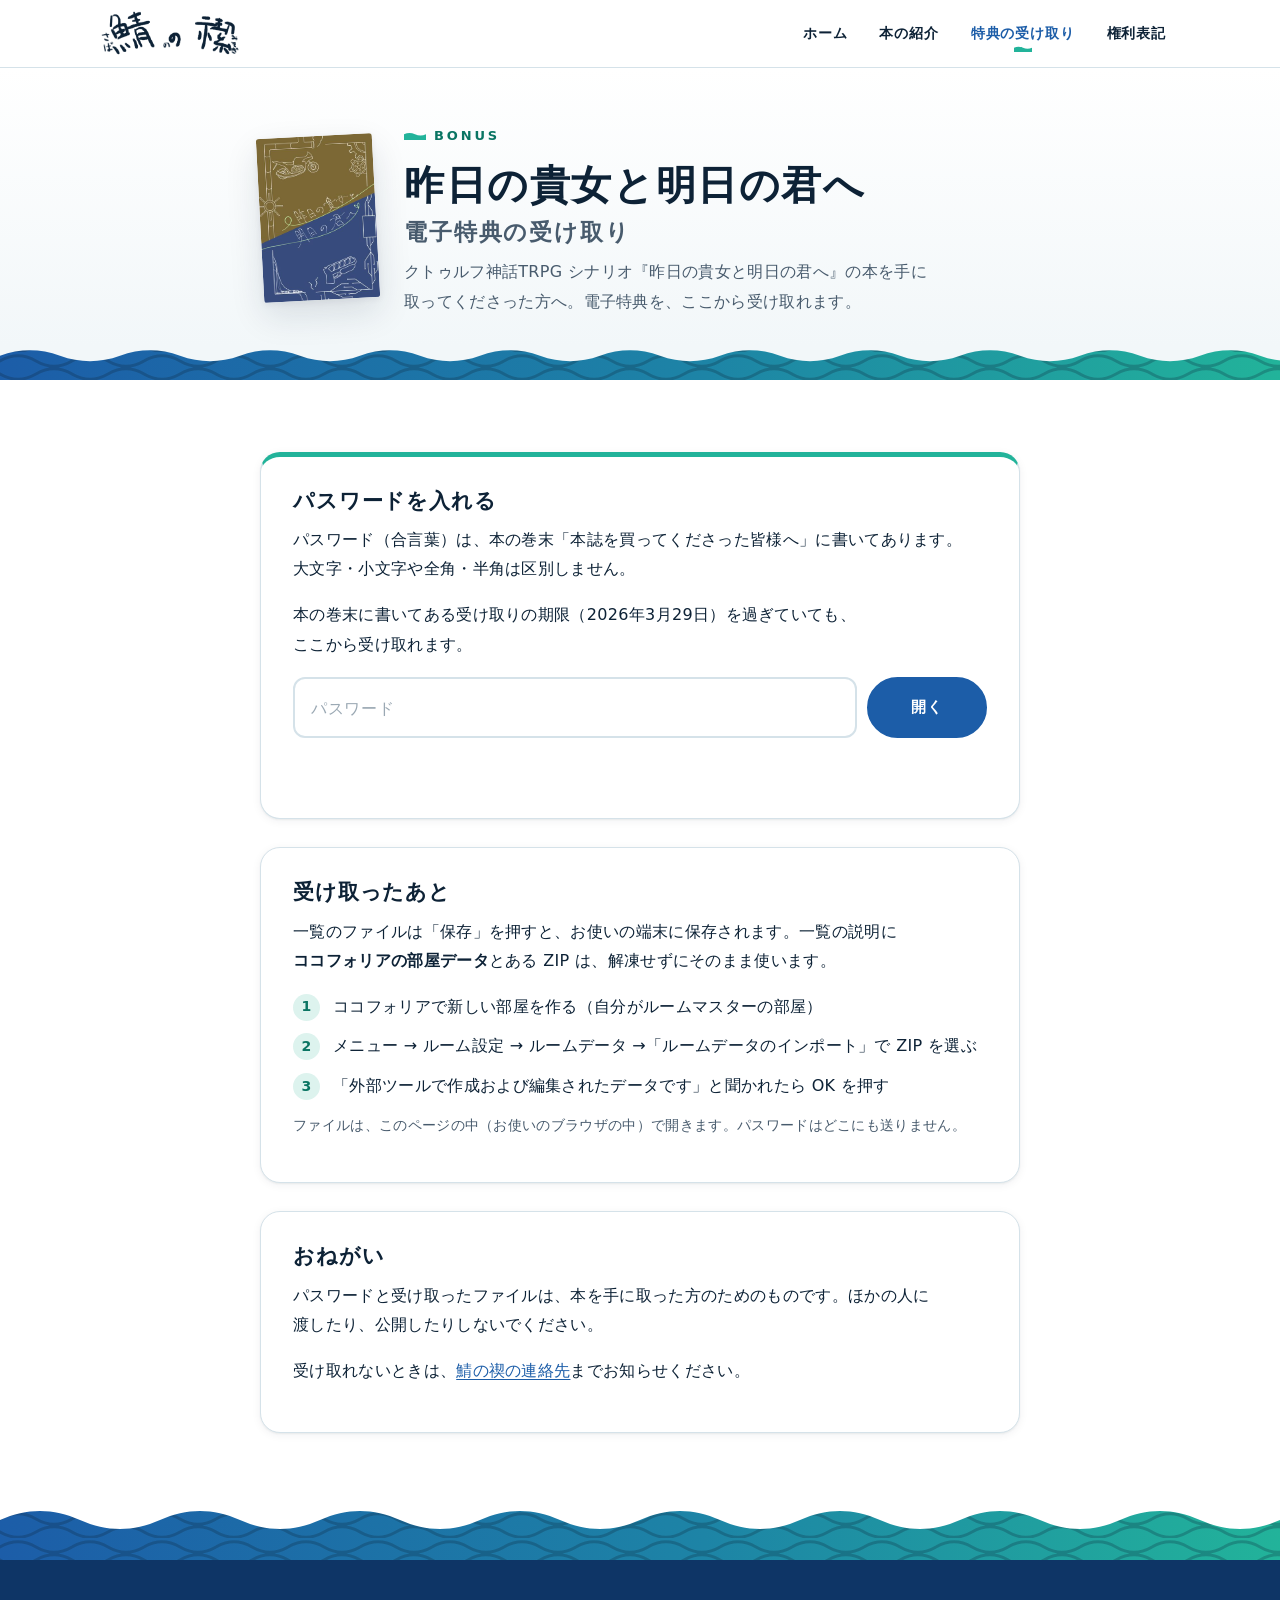
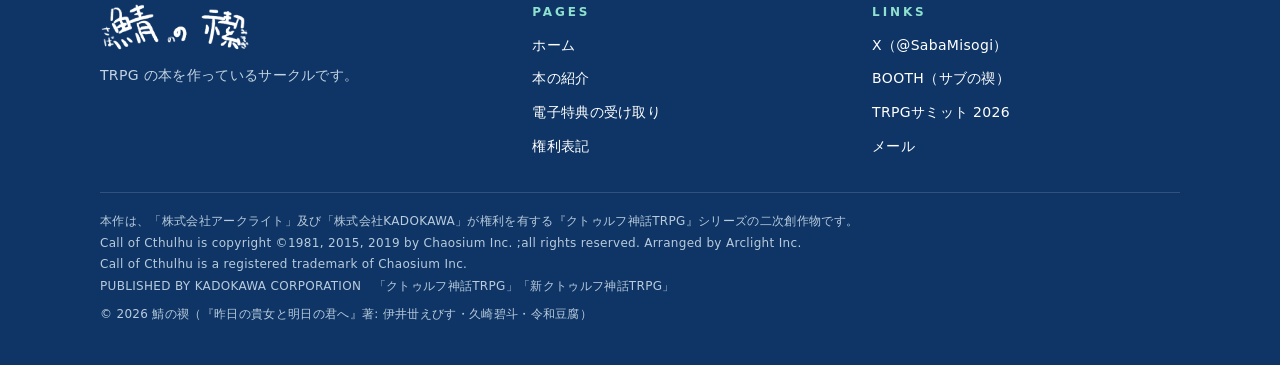
<file: kinou-ashita/index.html>
<!doctype html>
<html lang="ja">
<head>
<meta charset="utf-8">
<meta name="viewport" content="width=device-width, initial-scale=1">
<title>昨日の貴女と明日の君へ 電子特典の受け取り | 鯖の禊</title>
<meta name="description" content="クトゥルフ神話TRPG シナリオ『昨日の貴女と明日の君へ』を本で手に取った方への電子特典の受け取りページです。">
<meta name="theme-color" content="#1c5da8">
<meta property="og:type" content="website">
<meta property="og:site_name" content="鯖の禊">
<meta property="og:title" content="昨日の貴女と明日の君へ 電子特典の受け取り">
<meta property="og:description" content="『昨日の貴女と明日の君へ』の本を手に取った方は、本と一緒にお渡ししたパスワードで電子特典を受け取れます。">
<meta property="og:url" content="https://sabanomisogi.github.io/kinou-ashita/">
<meta property="og:image" content="https://sabanomisogi.github.io/ogp.png">
<meta property="og:locale" content="ja_JP">
<meta name="twitter:card" content="summary_large_image">
<link rel="icon" href="../favicon.ico">
<link rel="apple-touch-icon" href="../apple-touch-icon.png">
<link rel="manifest" href="../manifest.webmanifest">
<link rel="stylesheet" href="../site.v3.css">
</head>
<body>
<a class="skip" href="#main">本文へ</a>
<header class="site-header">
  <div class="wrap site-header__in">
    <a class="brand" href="../"><img src="../img/logo-wordmark.png" alt="鯖の禊" width="421" height="134"></a>
    <nav class="gnav" aria-label="サイト内">
      <a href="../">ホーム</a>
      <a href="../books/">本の紹介</a>
      <a href="../bonus/" aria-current="true">特典<span class="long">の受け取り</span></a>
      <a href="../rights/">権利表記</a>
    </nav>
  </div>
</header>

<main id="main">
  <section class="page-head">
    <div class="wrap wrap--narrow bonus-head">
      <img class="bonus-head__cover" src="../img/cover-kinou-ashita-360.jpg" alt="" width="360" height="508">
      <div>
        <p class="eyebrow">BONUS</p>
        <h1>昨日の貴女と明日の君へ<span>電子特典の受け取り</span></h1>
        <p class="page-head__lead">クトゥルフ神話TRPG シナリオ『昨日の貴女と明日の君へ』の本を手に取ってくださった方へ。電子特典を、ここから受け取れます。</p>
      </div>
    </div>
  </section>
  <div class="band-wrap"><div class="saba-band saba-band--thin" aria-hidden="true"></div></div>

  <div class="section">
    <div class="wrap wrap--narrow stack">
      <section class="panel panel--key">
        <h2>パスワードを入れる</h2>
        <p>パスワード（合言葉）は、本の巻末「本誌を買ってくださった皆様へ」に書いてあります。大文字・小文字や全角・半角は区別しません。</p>
        <p>本の巻末に書いてある受け取りの期限（2026年3月29日）を過ぎていても、ここから受け取れます。</p>
        <form id="unlock" class="unlock" autocomplete="off">
          <input id="password" type="text" inputmode="latin" autocapitalize="off" spellcheck="false" aria-label="パスワード" placeholder="パスワード">
          <button id="unlockButton" class="btn" type="submit">開く</button>
        </form>
        <p id="status" class="status" role="status" aria-live="polite"></p>
        <ul id="files" class="files" hidden></ul>
      </section>

      <section class="panel">
        <h2>受け取ったあと</h2>
        <p>一覧のファイルは「保存」を押すと、お使いの端末に保存されます。一覧の説明に<strong>ココフォリアの部屋データ</strong>とある ZIP は、解凍せずにそのまま使います。</p>
        <ol class="steps">
          <li>ココフォリアで新しい部屋を作る（自分がルームマスターの部屋）</li>
          <li>メニュー → ルーム設定 → ルームデータ →「ルームデータのインポート」で ZIP を選ぶ</li>
          <li>「外部ツールで作成および編集されたデータです」と聞かれたら OK を押す</li>
        </ol>
        <p class="muted">ファイルは、このページの中（お使いのブラウザの中）で開きます。パスワードはどこにも送りません。</p>
      </section>

      <section class="panel">
        <h2>おねがい</h2>
        <p>パスワードと受け取ったファイルは、本を手に取った方のためのものです。ほかの人に渡したり、公開したりしないでください。</p>
        <p>受け取れないときは、<a href="../#contact">鯖の禊の連絡先</a>までお知らせください。</p>
      </section>
    </div>
  </div>
</main>

<div class="footer-band"><div class="saba-band" aria-hidden="true"></div></div>
<footer class="site-footer">
  <div class="wrap footer__in">
    <div class="footer__brand">
      <img src="../img/logo-wordmark.png" alt="鯖の禊" width="421" height="134" loading="lazy">
      <p>TRPG の本を作っているサークルです。</p>
    </div>
    <nav aria-label="フッター">
      <h2>PAGES</h2>
      <ul>
        <li><a href="../">ホーム</a></li>
        <li><a href="../books/">本の紹介</a></li>
        <li><a href="../bonus/">電子特典の受け取り</a></li>
        <li><a href="../rights/">権利表記</a></li>
      </ul>
    </nav>
    <div>
      <h2>LINKS</h2>
      <ul>
        <li><a href="https://x.com/SabaMisogi">X（@SabaMisogi）</a></li>
        <li><a href="https://sabunomisogi.booth.pm/">BOOTH（サブの禊）</a></li>
        <li><a href="https://trpg-summit.com/2026/">TRPGサミット 2026</a></li>
        <li><a href="mailto:57sabamiso423@gmail.com">メール</a></li>
      </ul>
    </div>
  </div>
  <div class="wrap footer__rights">
    <p class="credit">本作は、「株式会社アークライト」及び「株式会社KADOKAWA」が権利を有する『クトゥルフ神話TRPG』シリーズの二次創作物です。
Call of Cthulhu is copyright ©1981, 2015, 2019 by Chaosium Inc. ;all rights reserved. Arranged by Arclight Inc.
Call of Cthulhu is a registered trademark of Chaosium Inc.
PUBLISHED BY KADOKAWA CORPORATION　「クトゥルフ神話TRPG」「新クトゥルフ神話TRPG」</p>
    <p>© 2026 鯖の禊（『昨日の貴女と明日の君へ』著: 伊井丗えびす・久崎碧斗・令和豆腐）</p>
  </div>
</footer>
<script src="../site.v1.js"></script>
<script src="../unlock.v3.js"></script>
</body>
</html>
</file>
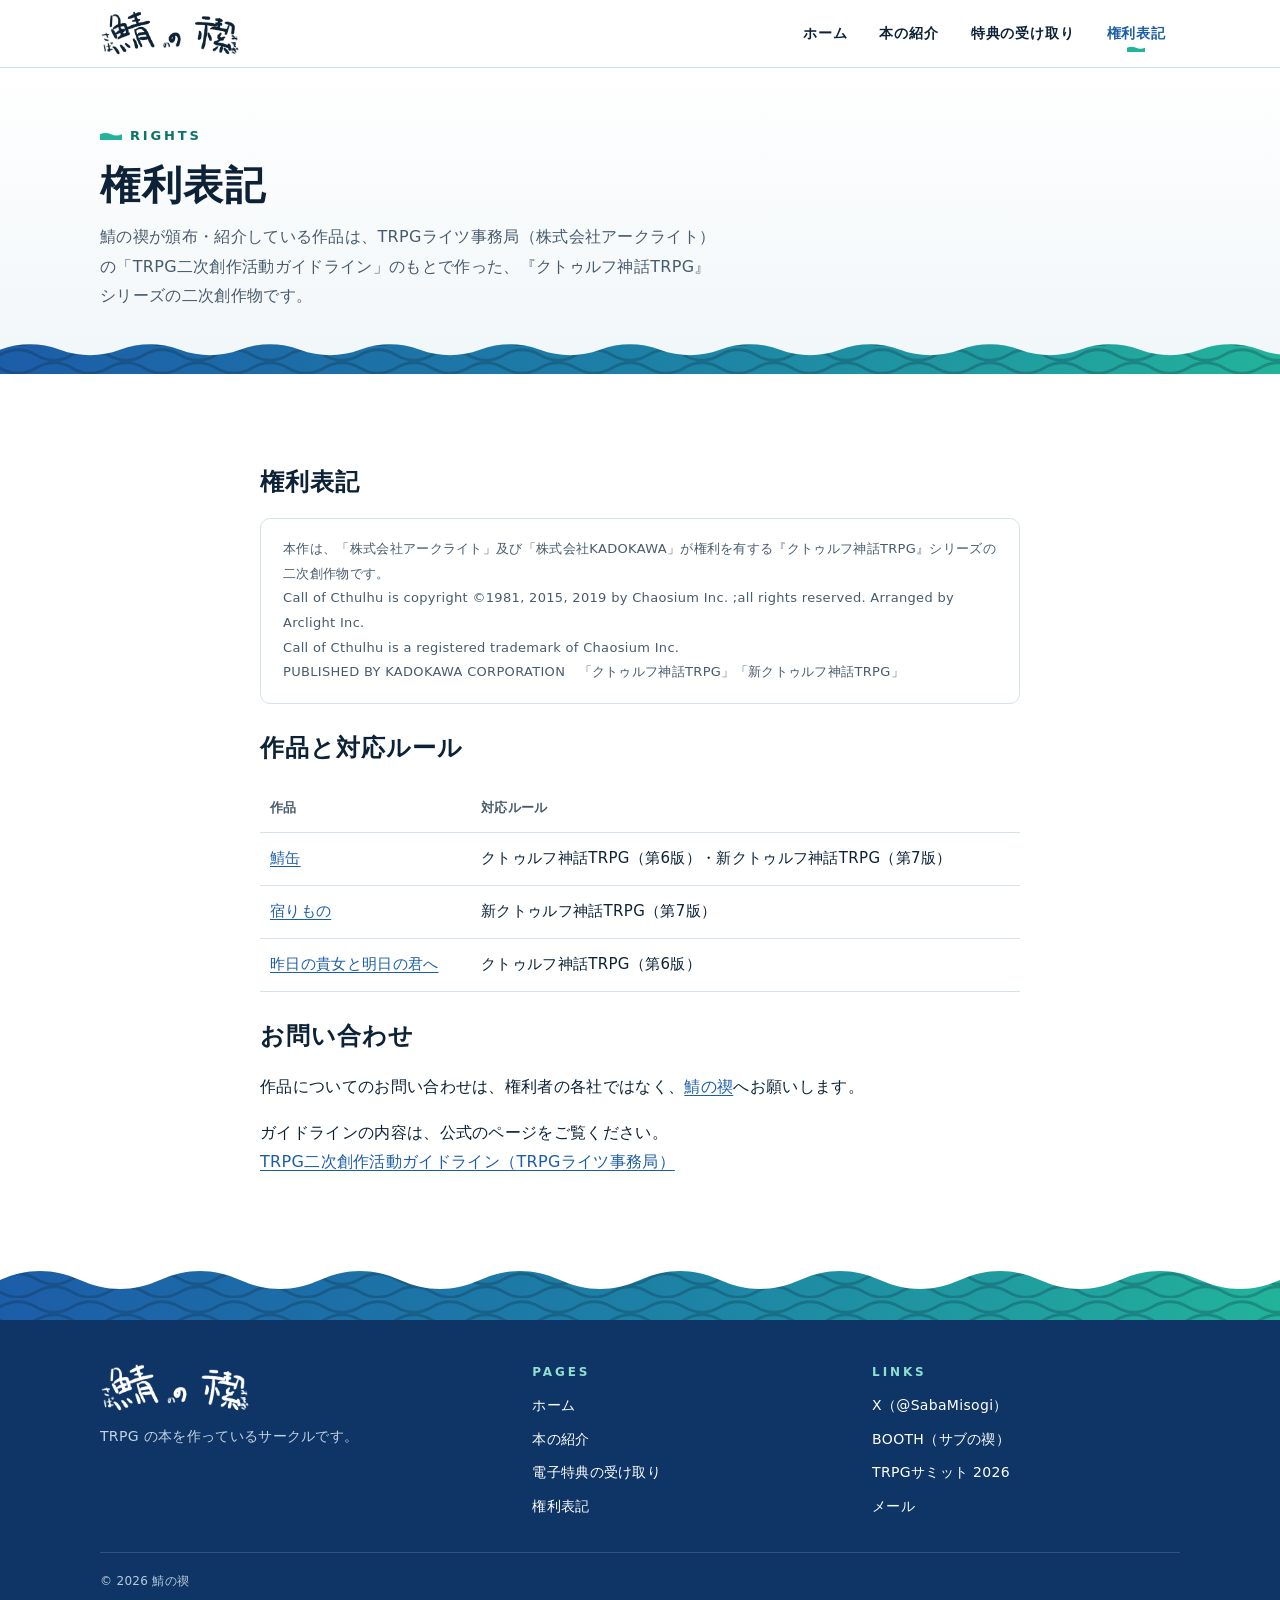
<file: rights/index.html>
<!doctype html>
<html lang="ja">
<head>
<meta charset="utf-8">
<meta name="viewport" content="width=device-width, initial-scale=1">
<title>権利表記 | 鯖の禊</title>
<meta name="description" content="鯖の禊が頒布・紹介している作品の権利表記です。『クトゥルフ神話TRPG』シリーズの二次創作物です。">
<meta name="theme-color" content="#1c5da8">
<meta property="og:type" content="website">
<meta property="og:site_name" content="鯖の禊">
<meta property="og:title" content="権利表記 | 鯖の禊">
<meta property="og:description" content="鯖の禊の作品は、『クトゥルフ神話TRPG』シリーズの二次創作物です。">
<meta property="og:url" content="https://sabanomisogi.github.io/rights/">
<meta property="og:image" content="https://sabanomisogi.github.io/ogp.png">
<meta property="og:locale" content="ja_JP">
<meta name="twitter:card" content="summary_large_image">
<link rel="icon" href="../favicon.ico">
<link rel="apple-touch-icon" href="../apple-touch-icon.png">
<link rel="manifest" href="../manifest.webmanifest">
<link rel="stylesheet" href="../site.v3.css">
</head>
<body>
<a class="skip" href="#main">本文へ</a>
<header class="site-header">
  <div class="wrap site-header__in">
    <a class="brand" href="../"><img src="../img/logo-wordmark.png" alt="鯖の禊" width="421" height="134"></a>
    <nav class="gnav" aria-label="サイト内">
      <a href="../">ホーム</a>
      <a href="../books/">本の紹介</a>
      <a href="../bonus/">特典<span class="long">の受け取り</span></a>
      <a href="./" aria-current="page">権利表記</a>
    </nav>
  </div>
</header>

<main id="main">
  <section class="page-head">
    <div class="wrap">
      <p class="eyebrow">RIGHTS</p>
      <h1>権利表記</h1>
      <p class="page-head__lead">鯖の禊が頒布・紹介している作品は、TRPGライツ事務局（株式会社アークライト）の「TRPG二次創作活動ガイドライン」のもとで作った、『クトゥルフ神話TRPG』シリーズの二次創作物です。</p>
    </div>
  </section>
  <div class="band-wrap"><div class="saba-band saba-band--thin" aria-hidden="true"></div></div>

  <section class="section">
    <div class="wrap wrap--narrow stack">
      <div>
        <h2>権利表記</h2>
        <p class="credit-box">本作は、「株式会社アークライト」及び「株式会社KADOKAWA」が権利を有する『クトゥルフ神話TRPG』シリーズの二次創作物です。
Call of Cthulhu is copyright ©1981, 2015, 2019 by Chaosium Inc. ;all rights reserved. Arranged by Arclight Inc.
Call of Cthulhu is a registered trademark of Chaosium Inc.
PUBLISHED BY KADOKAWA CORPORATION　「クトゥルフ神話TRPG」「新クトゥルフ神話TRPG」</p>
      </div>

      <div>
        <h2>作品と対応ルール</h2>
        <table class="rule-table">
          <thead><tr><th scope="col">作品</th><th scope="col">対応ルール</th></tr></thead>
          <tbody>
            <tr><td><a href="../books/#sabakan">鯖缶</a></td><td>クトゥルフ神話TRPG（第6版）・新クトゥルフ神話TRPG（第7版）</td></tr>
            <tr><td><a href="../books/#yadorimono">宿りもの</a></td><td>新クトゥルフ神話TRPG（第7版）</td></tr>
            <tr><td><a href="../books/#kinou-ashita">昨日の貴女と明日の君へ</a></td><td>クトゥルフ神話TRPG（第6版）</td></tr>
          </tbody>
        </table>
      </div>

      <div>
        <h2>お問い合わせ</h2>
        <p>作品についてのお問い合わせは、権利者の各社ではなく、<a href="../#contact">鯖の禊</a>へお願いします。</p>
        <p>ガイドラインの内容は、公式のページをご覧ください。<br><a href="https://www.arclight.co.jp/trpg-rights/">TRPG二次創作活動ガイドライン（TRPGライツ事務局）</a></p>
      </div>
    </div>
  </section>
</main>

<div class="footer-band"><div class="saba-band" aria-hidden="true"></div></div>
<footer class="site-footer">
  <div class="wrap footer__in">
    <div class="footer__brand">
      <img src="../img/logo-wordmark.png" alt="鯖の禊" width="421" height="134" loading="lazy">
      <p>TRPG の本を作っているサークルです。</p>
    </div>
    <nav aria-label="フッター">
      <h2>PAGES</h2>
      <ul>
        <li><a href="../">ホーム</a></li>
        <li><a href="../books/">本の紹介</a></li>
        <li><a href="../bonus/">電子特典の受け取り</a></li>
        <li><a href="./">権利表記</a></li>
      </ul>
    </nav>
    <div>
      <h2>LINKS</h2>
      <ul>
        <li><a href="https://x.com/SabaMisogi">X（@SabaMisogi）</a></li>
        <li><a href="https://sabunomisogi.booth.pm/">BOOTH（サブの禊）</a></li>
        <li><a href="https://trpg-summit.com/2026/">TRPGサミット 2026</a></li>
        <li><a href="mailto:57sabamiso423@gmail.com">メール</a></li>
      </ul>
    </div>
  </div>
  <div class="wrap footer__rights">
    <p>© 2026 鯖の禊</p>
  </div>
</footer>
<script src="../site.v1.js"></script>
</body>
</html>
</file>
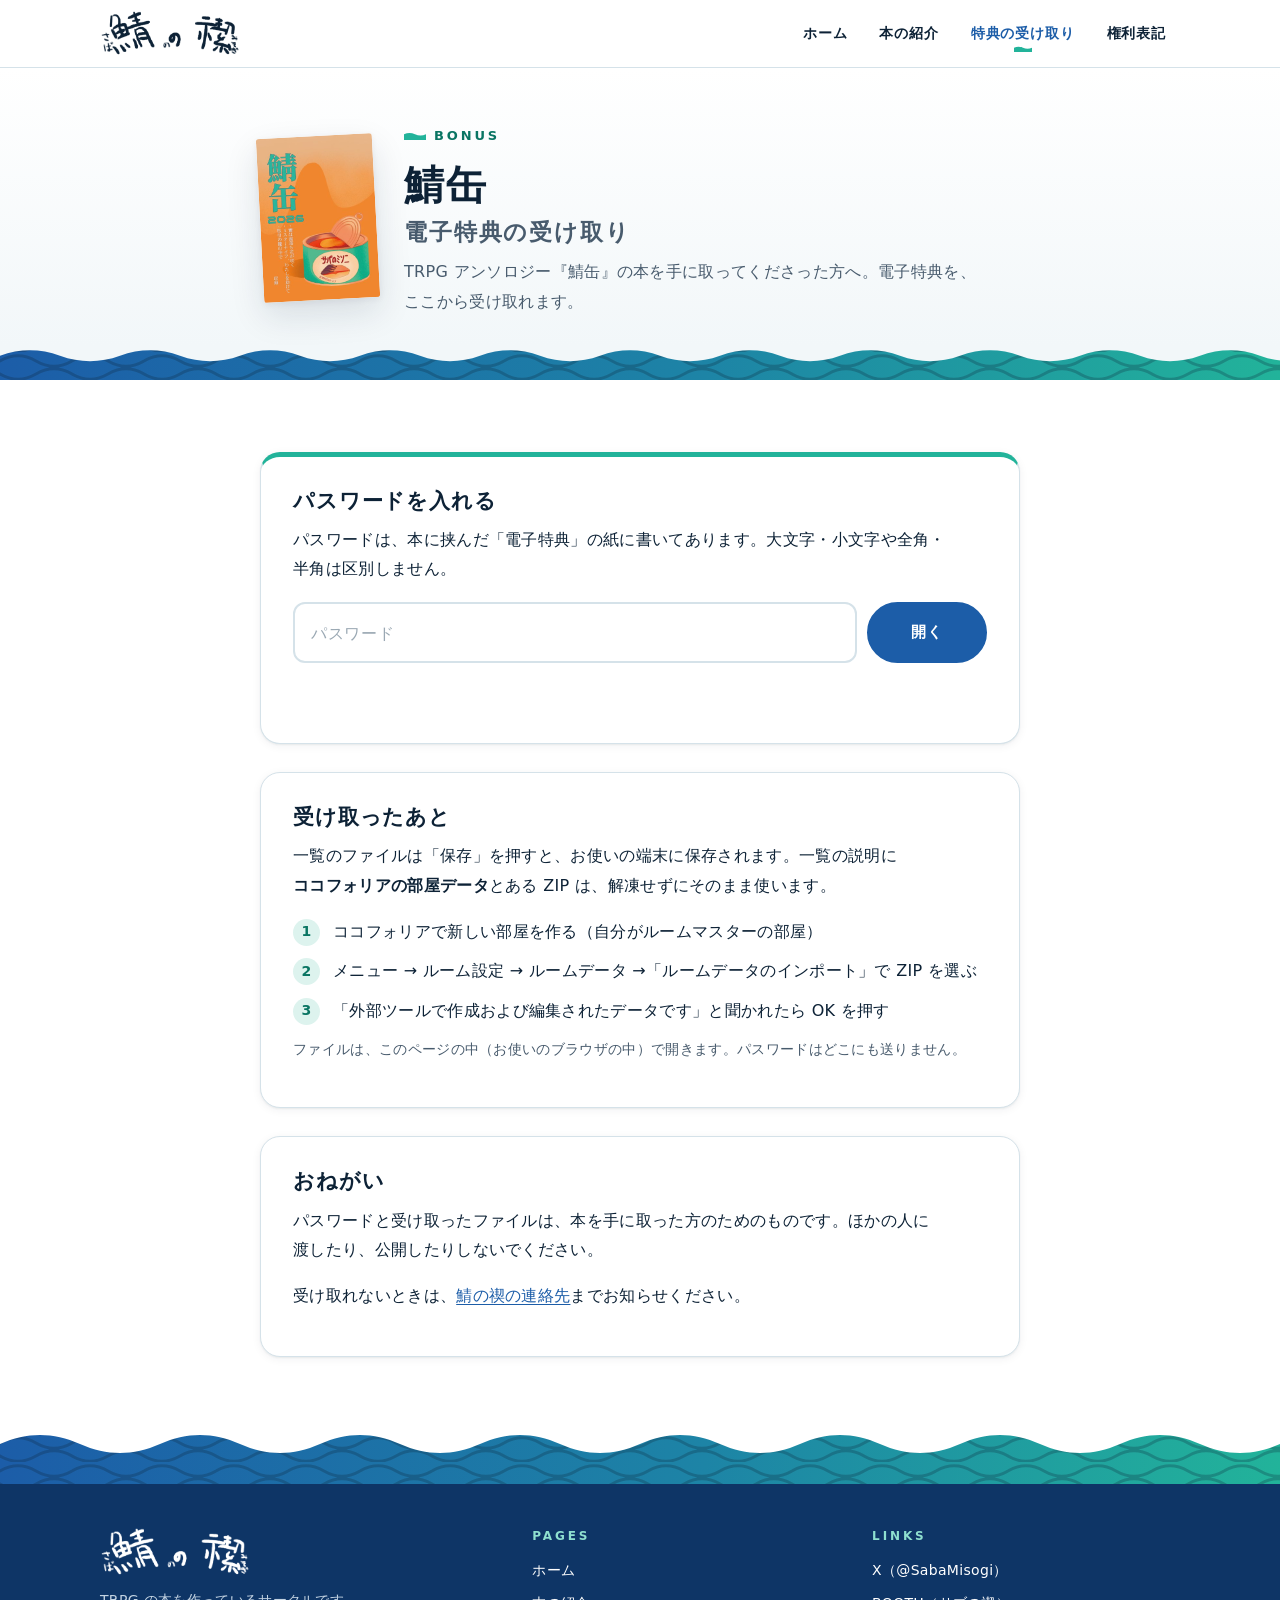
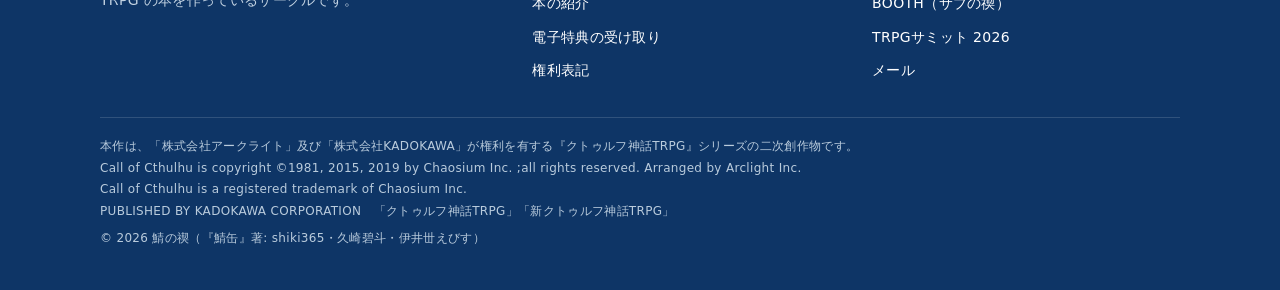
<file: sabakan/index.html>
<!doctype html>
<html lang="ja">
<head>
<meta charset="utf-8">
<meta name="viewport" content="width=device-width, initial-scale=1">
<title>鯖缶 電子特典の受け取り | 鯖の禊</title>
<meta name="description" content="TRPG アンソロジー『鯖缶』を本で手に取った方への電子特典の受け取りページです。">
<meta name="theme-color" content="#1c5da8">
<meta property="og:type" content="website">
<meta property="og:site_name" content="鯖の禊">
<meta property="og:title" content="鯖缶 電子特典の受け取り">
<meta property="og:description" content="『鯖缶』の本を手に取った方は、本と一緒にお渡ししたパスワードで電子特典を受け取れます。">
<meta property="og:url" content="https://sabanomisogi.github.io/sabakan/">
<meta property="og:image" content="https://sabanomisogi.github.io/ogp.png">
<meta property="og:locale" content="ja_JP">
<meta name="twitter:card" content="summary_large_image">
<link rel="icon" href="../favicon.ico">
<link rel="apple-touch-icon" href="../apple-touch-icon.png">
<link rel="manifest" href="../manifest.webmanifest">
<link rel="stylesheet" href="../site.v3.css">
</head>
<body>
<a class="skip" href="#main">本文へ</a>
<header class="site-header">
  <div class="wrap site-header__in">
    <a class="brand" href="../"><img src="../img/logo-wordmark.png" alt="鯖の禊" width="421" height="134"></a>
    <nav class="gnav" aria-label="サイト内">
      <a href="../">ホーム</a>
      <a href="../books/">本の紹介</a>
      <a href="../bonus/" aria-current="true">特典<span class="long">の受け取り</span></a>
      <a href="../rights/">権利表記</a>
    </nav>
  </div>
</header>

<main id="main">
  <section class="page-head">
    <div class="wrap wrap--narrow bonus-head">
      <img class="bonus-head__cover" src="../img/cover-sabakan-360.jpg" alt="" width="360" height="508">
      <div>
        <p class="eyebrow">BONUS</p>
        <h1>鯖缶<span>電子特典の受け取り</span></h1>
        <p class="page-head__lead">TRPG アンソロジー『鯖缶』の本を手に取ってくださった方へ。電子特典を、ここから受け取れます。</p>
      </div>
    </div>
  </section>
  <div class="band-wrap"><div class="saba-band saba-band--thin" aria-hidden="true"></div></div>

  <div class="section">
    <div class="wrap wrap--narrow stack">
      <section class="panel panel--key">
        <h2>パスワードを入れる</h2>
        <p>パスワードは、本に挟んだ「電子特典」の紙に書いてあります。大文字・小文字や全角・半角は区別しません。</p>
        <form id="unlock" class="unlock" autocomplete="off">
          <input id="password" type="text" inputmode="latin" autocapitalize="off" spellcheck="false" aria-label="パスワード" placeholder="パスワード">
          <button id="unlockButton" class="btn" type="submit">開く</button>
        </form>
        <p id="status" class="status" role="status" aria-live="polite"></p>
        <ul id="files" class="files" hidden></ul>
      </section>

      <section class="panel">
        <h2>受け取ったあと</h2>
        <p>一覧のファイルは「保存」を押すと、お使いの端末に保存されます。一覧の説明に<strong>ココフォリアの部屋データ</strong>とある ZIP は、解凍せずにそのまま使います。</p>
        <ol class="steps">
          <li>ココフォリアで新しい部屋を作る（自分がルームマスターの部屋）</li>
          <li>メニュー → ルーム設定 → ルームデータ →「ルームデータのインポート」で ZIP を選ぶ</li>
          <li>「外部ツールで作成および編集されたデータです」と聞かれたら OK を押す</li>
        </ol>
        <p class="muted">ファイルは、このページの中（お使いのブラウザの中）で開きます。パスワードはどこにも送りません。</p>
      </section>

      <section class="panel">
        <h2>おねがい</h2>
        <p>パスワードと受け取ったファイルは、本を手に取った方のためのものです。ほかの人に渡したり、公開したりしないでください。</p>
        <p>受け取れないときは、<a href="../#contact">鯖の禊の連絡先</a>までお知らせください。</p>
      </section>
    </div>
  </div>
</main>

<div class="footer-band"><div class="saba-band" aria-hidden="true"></div></div>
<footer class="site-footer">
  <div class="wrap footer__in">
    <div class="footer__brand">
      <img src="../img/logo-wordmark.png" alt="鯖の禊" width="421" height="134" loading="lazy">
      <p>TRPG の本を作っているサークルです。</p>
    </div>
    <nav aria-label="フッター">
      <h2>PAGES</h2>
      <ul>
        <li><a href="../">ホーム</a></li>
        <li><a href="../books/">本の紹介</a></li>
        <li><a href="../bonus/">電子特典の受け取り</a></li>
        <li><a href="../rights/">権利表記</a></li>
      </ul>
    </nav>
    <div>
      <h2>LINKS</h2>
      <ul>
        <li><a href="https://x.com/SabaMisogi">X（@SabaMisogi）</a></li>
        <li><a href="https://sabunomisogi.booth.pm/">BOOTH（サブの禊）</a></li>
        <li><a href="https://trpg-summit.com/2026/">TRPGサミット 2026</a></li>
        <li><a href="mailto:57sabamiso423@gmail.com">メール</a></li>
      </ul>
    </div>
  </div>
  <div class="wrap footer__rights">
    <p class="credit">本作は、「株式会社アークライト」及び「株式会社KADOKAWA」が権利を有する『クトゥルフ神話TRPG』シリーズの二次創作物です。
Call of Cthulhu is copyright ©1981, 2015, 2019 by Chaosium Inc. ;all rights reserved. Arranged by Arclight Inc.
Call of Cthulhu is a registered trademark of Chaosium Inc.
PUBLISHED BY KADOKAWA CORPORATION　「クトゥルフ神話TRPG」「新クトゥルフ神話TRPG」</p>
    <p>© 2026 鯖の禊（『鯖缶』著: shiki365・久崎碧斗・伊井丗えびす）</p>
  </div>
</footer>
<script src="../site.v1.js"></script>
<script src="../unlock.v3.js"></script>
</body>
</html>
</file>
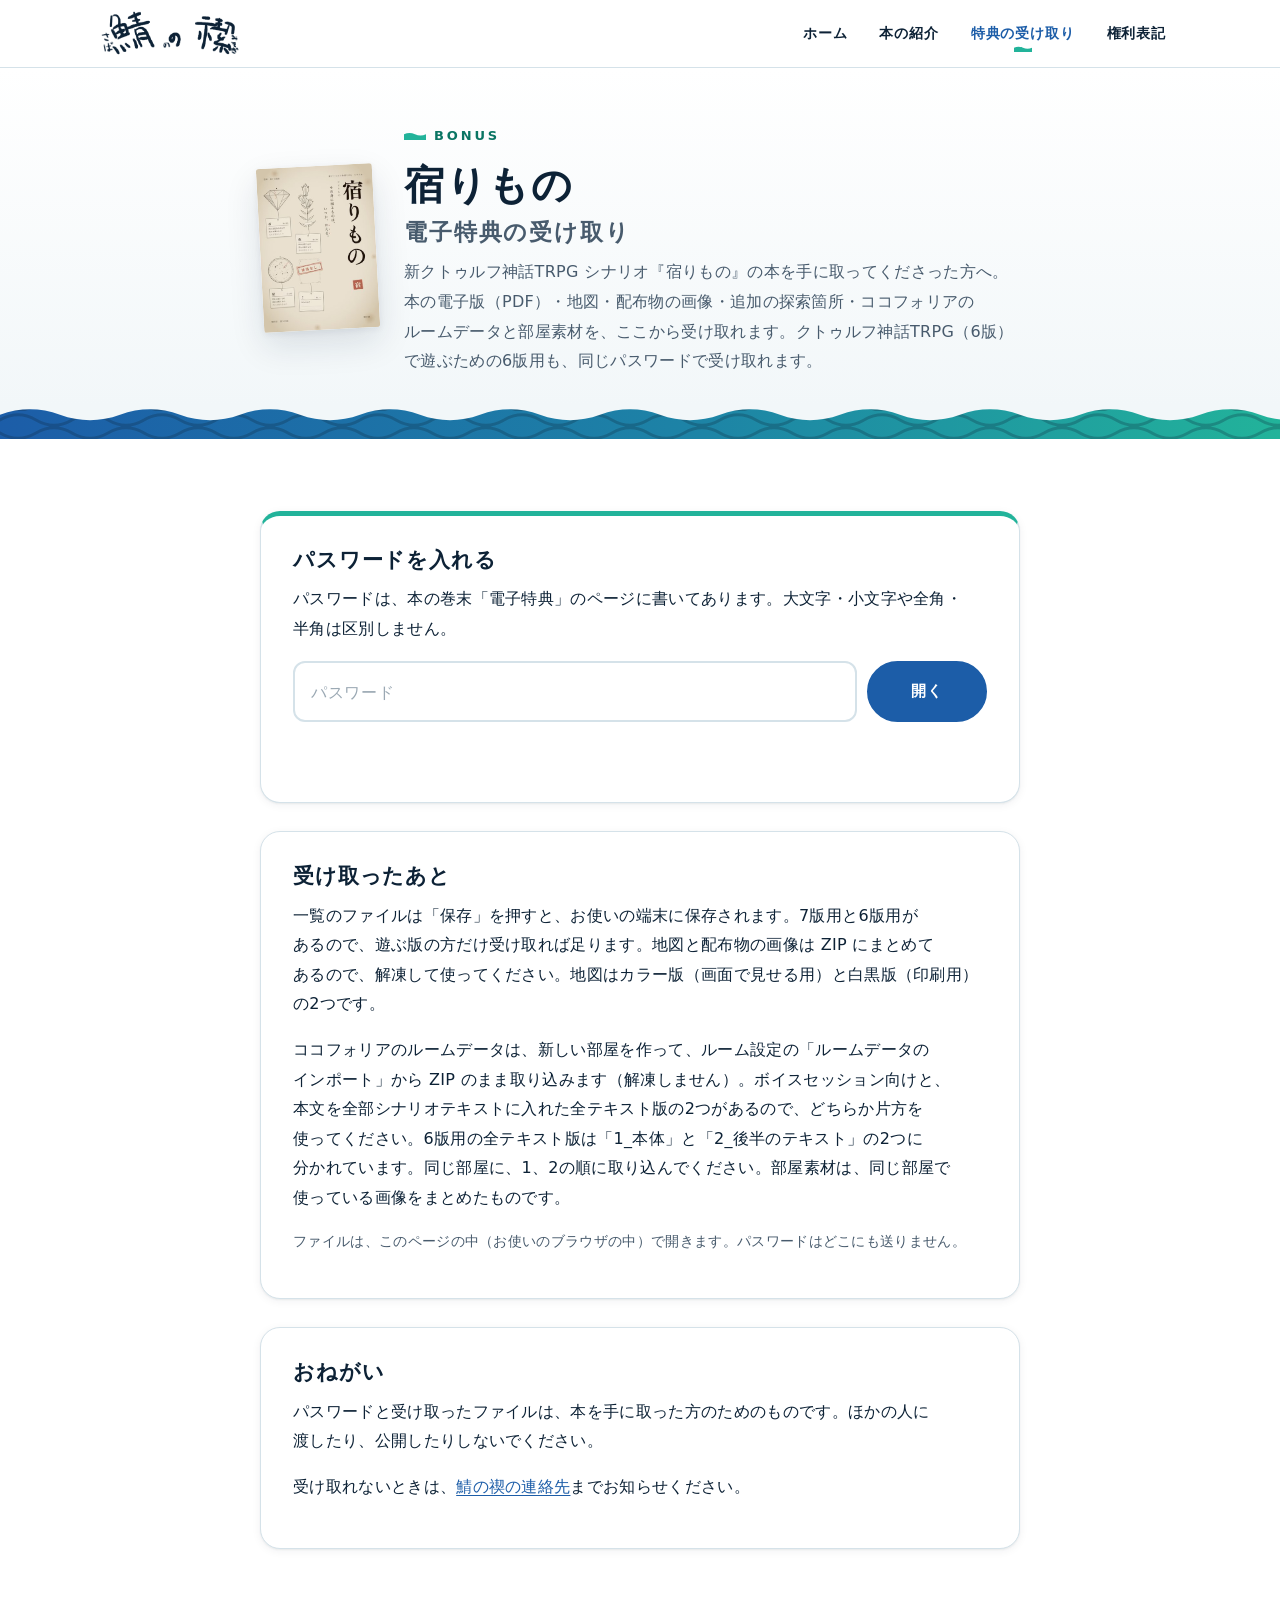
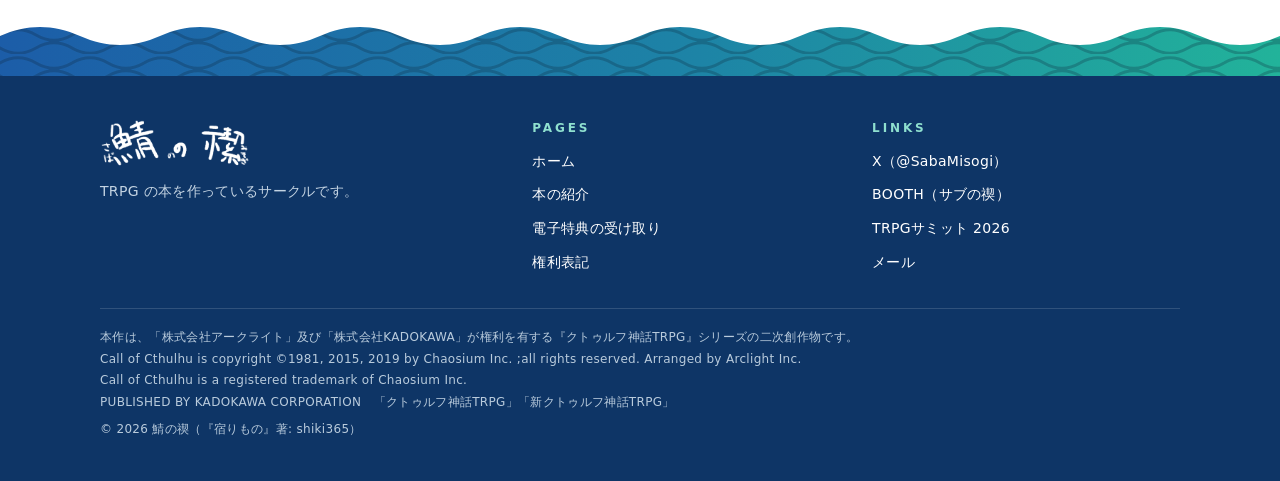
<file: yadorimono/index.html>
<!doctype html>
<html lang="ja">
<head>
<meta charset="utf-8">
<meta name="viewport" content="width=device-width, initial-scale=1">
<title>宿りもの 電子特典の受け取り | 鯖の禊</title>
<meta name="description" content="新クトゥルフ神話TRPG シナリオ『宿りもの』を本で手に取った方への電子特典の受け取りページです。">
<meta name="theme-color" content="#1c5da8">
<meta property="og:type" content="website">
<meta property="og:site_name" content="鯖の禊">
<meta property="og:title" content="宿りもの 電子特典の受け取り">
<meta property="og:description" content="『宿りもの』の本を手に取った方は、本に書かれたパスワードで電子特典を受け取れます。">
<meta property="og:url" content="https://sabanomisogi.github.io/yadorimono/">
<meta property="og:image" content="https://sabanomisogi.github.io/ogp.png">
<meta property="og:locale" content="ja_JP">
<meta name="twitter:card" content="summary_large_image">
<link rel="icon" href="../favicon.ico">
<link rel="apple-touch-icon" href="../apple-touch-icon.png">
<link rel="manifest" href="../manifest.webmanifest">
<link rel="stylesheet" href="../site.v3.css">
</head>
<body>
<a class="skip" href="#main">本文へ</a>
<header class="site-header">
  <div class="wrap site-header__in">
    <a class="brand" href="../"><img src="../img/logo-wordmark.png" alt="鯖の禊" width="421" height="134"></a>
    <nav class="gnav" aria-label="サイト内">
      <a href="../">ホーム</a>
      <a href="../books/">本の紹介</a>
      <a href="../bonus/" aria-current="true">特典<span class="long">の受け取り</span></a>
      <a href="../rights/">権利表記</a>
    </nav>
  </div>
</header>

<main id="main">
  <section class="page-head">
    <div class="wrap wrap--narrow bonus-head">
      <img class="bonus-head__cover" src="../img/cover-yadorimono-360.jpg" alt="" width="360" height="508">
      <div>
        <p class="eyebrow">BONUS</p>
        <h1>宿りもの<span>電子特典の受け取り</span></h1>
        <p class="page-head__lead">新クトゥルフ神話TRPG シナリオ『宿りもの』の本を手に取ってくださった方へ。本の電子版（PDF）・地図・配布物の画像・追加の探索箇所・ココフォリアのルームデータと部屋素材を、ここから受け取れます。クトゥルフ神話TRPG（6版）で遊ぶための6版用も、同じパスワードで受け取れます。</p>
      </div>
    </div>
  </section>
  <div class="band-wrap"><div class="saba-band saba-band--thin" aria-hidden="true"></div></div>

  <div class="section">
    <div class="wrap wrap--narrow stack">
      <section class="panel panel--key">
        <h2>パスワードを入れる</h2>
        <p>パスワードは、本の巻末「電子特典」のページに書いてあります。大文字・小文字や全角・半角は区別しません。</p>
        <form id="unlock" class="unlock" autocomplete="off">
          <input id="password" type="text" inputmode="latin" autocapitalize="off" spellcheck="false" aria-label="パスワード" placeholder="パスワード">
          <button id="unlockButton" class="btn" type="submit">開く</button>
        </form>
        <p id="status" class="status" role="status" aria-live="polite"></p>
        <div id="groups" class="files-groups" hidden>
          <section class="files-group" data-files="files/" hidden>
            <h3>7版用（新クトゥルフ神話TRPG）</h3>
            <ul class="files" hidden></ul>
          </section>
          <section class="files-group" data-files="files6/" hidden>
            <h3>6版用（クトゥルフ神話TRPG）</h3>
            <ul class="files" hidden></ul>
          </section>
        </div>
      </section>

      <section class="panel">
        <h2>受け取ったあと</h2>
        <p>一覧のファイルは「保存」を押すと、お使いの端末に保存されます。7版用と6版用があるので、遊ぶ版の方だけ受け取れば足ります。地図と配布物の画像は ZIP にまとめてあるので、解凍して使ってください。地図はカラー版（画面で見せる用）と白黒版（印刷用）の2つです。</p>
        <p>ココフォリアのルームデータは、新しい部屋を作って、ルーム設定の「ルームデータのインポート」から ZIP のまま取り込みます（解凍しません）。ボイスセッション向けと、本文を全部シナリオテキストに入れた全テキスト版の2つがあるので、どちらか片方を使ってください。6版用の全テキスト版は「1_本体」と「2_後半のテキスト」の2つに分かれています。同じ部屋に、1、2の順に取り込んでください。部屋素材は、同じ部屋で使っている画像をまとめたものです。</p>
        <p class="muted">ファイルは、このページの中（お使いのブラウザの中）で開きます。パスワードはどこにも送りません。</p>
      </section>

      <section class="panel">
        <h2>おねがい</h2>
        <p>パスワードと受け取ったファイルは、本を手に取った方のためのものです。ほかの人に渡したり、公開したりしないでください。</p>
        <p>受け取れないときは、<a href="../#contact">鯖の禊の連絡先</a>までお知らせください。</p>
      </section>
    </div>
  </div>
</main>

<div class="footer-band"><div class="saba-band" aria-hidden="true"></div></div>
<footer class="site-footer">
  <div class="wrap footer__in">
    <div class="footer__brand">
      <img src="../img/logo-wordmark.png" alt="鯖の禊" width="421" height="134" loading="lazy">
      <p>TRPG の本を作っているサークルです。</p>
    </div>
    <nav aria-label="フッター">
      <h2>PAGES</h2>
      <ul>
        <li><a href="../">ホーム</a></li>
        <li><a href="../books/">本の紹介</a></li>
        <li><a href="../bonus/">電子特典の受け取り</a></li>
        <li><a href="../rights/">権利表記</a></li>
      </ul>
    </nav>
    <div>
      <h2>LINKS</h2>
      <ul>
        <li><a href="https://x.com/SabaMisogi">X（@SabaMisogi）</a></li>
        <li><a href="https://sabunomisogi.booth.pm/">BOOTH（サブの禊）</a></li>
        <li><a href="https://trpg-summit.com/2026/">TRPGサミット 2026</a></li>
        <li><a href="mailto:57sabamiso423@gmail.com">メール</a></li>
      </ul>
    </div>
  </div>
  <div class="wrap footer__rights">
    <p class="credit">本作は、「株式会社アークライト」及び「株式会社KADOKAWA」が権利を有する『クトゥルフ神話TRPG』シリーズの二次創作物です。
Call of Cthulhu is copyright ©1981, 2015, 2019 by Chaosium Inc. ;all rights reserved. Arranged by Arclight Inc.
Call of Cthulhu is a registered trademark of Chaosium Inc.
PUBLISHED BY KADOKAWA CORPORATION　「クトゥルフ神話TRPG」「新クトゥルフ神話TRPG」</p>
    <p>© 2026 鯖の禊（『宿りもの』著: shiki365）</p>
  </div>
</footer>
<script src="../site.v1.js"></script>
<script src="../unlock.v4.js"></script>
</body>
</html>
</file>
<file: site.v3.css>
/* 鯖の禊 — site styles v2.
   White paper, the blue of a mackerel's back and the green of the 鯖缶 title lettering.
   No web fonts and no external files: every page works on its own and sends nothing anywhere. */

:root {
  color-scheme: light;
  --paper: #ffffff;
  --mist: #f2f7f9;
  --mist-2: #e2edf2;
  --line: #d5e2e9;
  --ink: #0d2236;
  --ink-2: #485b6d;
  --blue: #1c5da8;
  --blue-hover: #164d8d;
  --blue-deep: #0e3566;
  --blue-soft: #e6f0fa;
  --green: #22b39a;      /* decoration only (2.6:1 on white) */
  --green-ink: #0a7563;  /* green text on white (5.2:1) */
  --green-soft: #ddf3ee;
  --error: #b42318;
  --ad-yellow: #ffd43b;  /* joke ads only */
  --radius: 16px;
  --radius-s: 10px;
  --shadow-s: 0 1px 2px rgb(13 34 54 / .06), 0 2px 10px rgb(13 34 54 / .06);
  --shadow: 0 2px 6px rgb(13 34 54 / .06), 0 14px 34px rgb(13 34 54 / .12);
  --font: "Hiragino Sans", "Hiragino Kaku Gothic ProN", "Yu Gothic UI", "Meiryo", "Noto Sans JP", system-ui, sans-serif;
  --font-mincho: "Yu Mincho", "YuMincho", "Hiragino Mincho ProN", "BIZ UDPMincho", "Noto Serif JP", serif;
  --font-num: "Bahnschrift", "DIN Alternate", "DIN Condensed", "Roboto Condensed", "Arial Narrow", system-ui, sans-serif;
  /* Water and mackerel stripes in one tile (72px = one full wave, so it repeats seamlessly). */
  --stripes: url("data:image/svg+xml,%3Csvg xmlns='http://www.w3.org/2000/svg' width='72' height='28' viewBox='0 0 72 28'%3E%3Cpath d='M0 9c12-7 24-7 36 0s24 7 36 0M-36 22c12-7 24-7 36 0s24 7 36 0 24-7 36 0 24 7 36 0' fill='none' stroke='%230d2236' stroke-opacity='.26' stroke-width='3' stroke-linecap='round'/%3E%3C/svg%3E");
  /* preserveAspectRatio=none: the wave stretches to whatever mask-size it is given, so the tiles always join. */
  --wave-edge: url("data:image/svg+xml,%3Csvg xmlns='http://www.w3.org/2000/svg' width='160' height='56' viewBox='0 0 160 56' preserveAspectRatio='none'%3E%3Cpath d='M0 16C27 4 53 4 80 16s53 12 80 0v40H0z'/%3E%3C/svg%3E");
  --header-h: 68px;
}

*, *::before, *::after { box-sizing: border-box; }
html { scroll-behavior: smooth; scroll-padding-top: calc(var(--header-h) + 16px); -webkit-text-size-adjust: 100%; }
body {
  margin: 0; background: var(--paper); color: var(--ink);
  font-family: var(--font); font-size: 16px; line-height: 1.85; letter-spacing: .02em;
  overflow-wrap: anywhere;
}
img, svg { max-width: 100%; }
img { height: auto; }
a { color: var(--blue); text-underline-offset: .2em; }
a:hover { color: var(--blue-hover); }
:focus-visible { outline: 3px solid var(--blue); outline-offset: 3px; border-radius: 4px; }
h1, h2, h3, h4 { line-height: 1.35; font-feature-settings: "palt"; letter-spacing: .04em; text-wrap: balance; word-break: auto-phrase; }
p { margin: 0 0 1em; }
small { font-size: .86em; }
/* Break short Japanese lines at phrase boundaries (Chrome/Edge); other browsers keep the default. */
.section__lead, .page-head__lead, .hero__sub, .callout p, .book-card p, .book__lead, .bonus-card p,
.story p, .scenario__quote, .ho-list li, .panel p { word-break: auto-phrase; text-wrap: pretty; }
.nowrap { white-space: nowrap; }

.wrap { width: min(100% - 40px, 1080px); margin-inline: auto; }
.wrap--narrow { width: min(100% - 40px, 760px); }
.sr-only { position: absolute; width: 1px; height: 1px; overflow: hidden; clip: rect(0 0 0 0); white-space: nowrap; }
.skip { position: absolute; left: 12px; top: -60px; z-index: 60; padding: 8px 14px; border-radius: 8px; background: var(--ink); color: #fff; }
.skip:focus { top: 10px; color: #fff; }

.eyebrow {
  display: inline-flex; align-items: center; gap: 8px; margin: 0 0 10px;
  font-family: var(--font-num); font-size: 13px; font-weight: 700; letter-spacing: .22em; color: var(--green-ink);
}
.eyebrow::before { content: ""; width: 22px; height: 8px; background: var(--wave-dot, var(--green)); -webkit-mask: var(--wave-edge) 0 0 / 22px 8px; mask: var(--wave-edge) 0 0 / 22px 8px; }

/* ---------- buttons, tags ---------- */
.btn {
  display: inline-flex; align-items: center; justify-content: center; gap: 8px;
  min-height: 48px; padding: 10px 24px; border: 2px solid var(--blue); border-radius: 999px;
  background: var(--blue); color: #fff; font: inherit; font-size: 15px; font-weight: 700; letter-spacing: .06em;
  text-decoration: none; cursor: pointer; white-space: nowrap; transition: background .15s, border-color .15s, transform .15s;
}
.btn:hover { background: var(--blue-hover); border-color: var(--blue-hover); color: #fff; }
.btn:active { transform: translateY(1px); }
.btn:disabled { opacity: .55; cursor: wait; }
.btn--ghost { background: var(--paper); color: var(--blue); }
.btn--ghost:hover { background: var(--blue-soft); color: var(--blue-hover); }
.btn--small { min-height: 40px; padding: 6px 18px; font-size: 14px; }
.btn .arrow { transition: transform .15s; }
.btn:hover .arrow { transform: translateX(3px); }

.tags { display: flex; flex-wrap: wrap; gap: 6px; margin: 0 0 10px; padding: 0; list-style: none; }
.tag {
  display: inline-block; padding: 5px 11px; border-radius: 999px; background: var(--mist); color: var(--ink-2);
  font-size: 12px; font-weight: 700; line-height: 1.3; letter-spacing: .06em;
}
.tag--new { background: var(--green-soft); color: var(--green-ink); }
.tag--old { background: var(--blue-soft); color: var(--blue-deep); }
.tag--line { background: transparent; box-shadow: inset 0 0 0 1px var(--line); }

/* ---------- header ---------- */
.site-header {
  position: sticky; top: 0; z-index: 40; height: var(--header-h);
  background: rgb(255 255 255 / .92); -webkit-backdrop-filter: saturate(1.4) blur(10px); backdrop-filter: saturate(1.4) blur(10px);
  border-bottom: 1px solid var(--line);
}
.site-header__in { display: flex; align-items: center; justify-content: space-between; gap: 16px; height: 100%; }
.brand { display: inline-flex; align-items: center; flex: none; }
.brand img { display: block; width: 140px; }
.gnav { display: flex; gap: 4px; }
.gnav a {
  position: relative; padding: 8px 14px; border-radius: 999px; color: var(--ink); text-decoration: none;
  font-size: 14px; font-weight: 700; letter-spacing: .06em; white-space: nowrap;
}
.gnav a:hover { background: var(--mist); color: var(--ink); }
.gnav a[aria-current] { color: var(--blue); }
.gnav a[aria-current]::after {
  content: ""; position: absolute; left: 50%; bottom: 2px; width: 18px; height: 6px; translate: -50% 0; background: var(--green);
  -webkit-mask: var(--wave-edge) 0 0 / 18px 6px; mask: var(--wave-edge) 0 0 / 18px 6px;
}

/* ---------- the mackerel band ---------- */
.saba-band {
  height: 56px; margin-top: -1px;
  background: var(--stripes) 0 6px / 72px 28px repeat, linear-gradient(90deg, var(--blue) 0%, #1d84a6 55%, var(--green) 100%);
  -webkit-mask: var(--wave-edge) 0 0 / 160px 56px repeat-x; mask: var(--wave-edge) 0 0 / 160px 56px repeat-x;
  animation: band-drift 40s linear infinite;
}
.saba-band--thin { height: 34px; -webkit-mask-size: 120px 34px; mask-size: 120px 34px; }
@keyframes band-drift { to { background-position: 720px 6px, 0 0; } }

/* ---------- hero ---------- */
.hero { position: relative; overflow: hidden; background: linear-gradient(180deg, #fff 0%, #fff 55%, var(--mist) 100%); }
.hero__in { display: grid; grid-template-columns: minmax(0, 1fr) minmax(0, 1.05fr); align-items: center; gap: 32px; padding-block: 56px 36px; }
.hero__text { position: relative; z-index: 2; }
.hero__logo { margin: 0 0 8px; }
.hero__logo img { display: block; width: 236px; }
.hero__lead { margin: 0 0 4px; font-size: 18px; font-weight: 700; }
.hero__sub { margin: 0; color: var(--ink-2); font-size: 15px; }
.hero__actions { display: flex; flex-wrap: wrap; gap: 12px; margin-top: 26px; }

.ticket {
  display: grid; grid-template-columns: auto minmax(0, 1fr); margin-top: 24px; max-width: 470px;
  background: var(--paper); border: 1px solid var(--line); border-radius: var(--radius); box-shadow: var(--shadow-s);
  color: inherit; text-decoration: none; overflow: hidden; transition: box-shadow .2s, transform .2s;
}
.ticket:hover { color: inherit; box-shadow: var(--shadow); transform: translateY(-2px); }
.ticket__date {
  display: grid; place-content: center; gap: 2px; padding: 14px 20px; text-align: center;
  background: var(--stripes) 0 0 / 72px 28px, linear-gradient(160deg, var(--blue), var(--blue-deep)); color: #fff;
  font-family: var(--font-num);
}
.ticket__date b { font-size: 34px; line-height: 1; letter-spacing: .02em; }
.ticket__date span { font-size: 12px; letter-spacing: .3em; }
.ticket__body { position: relative; display: block; padding: 14px 18px 14px 20px; border-left: 2px dashed var(--line); }
.ticket__label, .ticket__name, .ticket__meta { display: block; }
.ticket__label { margin: 0; font-family: var(--font-num); font-size: 11px; font-weight: 700; letter-spacing: .24em; color: var(--green-ink); }
.ticket__name { margin: 0; font-size: 18px; font-weight: 800; line-height: 1.4; }
.ticket__meta { margin: 2px 0 0; font-size: 13px; color: var(--ink-2); line-height: 1.6; }
.ticket__space {
  display: inline-flex; align-items: baseline; gap: 6px; margin-top: 8px; padding: 3px 12px; border-radius: 999px;
  background: var(--green-soft); color: var(--green-ink); font-size: 13px; font-weight: 700;
}
.ticket__space b { font-family: var(--font-num); font-size: 20px; letter-spacing: .04em; }

.hero__books { position: relative; height: 430px; }
.hero__books::before {
  content: ""; position: absolute; left: 50%; top: 50%; width: min(500px, 118%); aspect-ratio: 1; translate: -50% -50%; border-radius: 50%;
  background: radial-gradient(circle closest-side,
    #fff 0 50%, var(--mist-2) 50% 51.5%, #fff 51.5% 63%, var(--mist-2) 63% 64.5%,
    var(--mist) 64.5% 88%, var(--line) 88% 90%, var(--mist-2) 90% 100%);
}
.hero__cover {
  position: absolute; left: 50%; top: 50%; width: 196px; aspect-ratio: 182 / 257; translate: -50% -50%;
  border-radius: 3px; box-shadow: var(--shadow); transition: transform .35s cubic-bezier(.2, .7, .2, 1);
}
.hero__cover--l { transform: translateX(-66%) rotate(-9deg); z-index: 1; }
.hero__cover--c { transform: translateY(-5%); z-index: 3; }
.hero__cover--r { transform: translateX(66%) rotate(9deg); z-index: 2; }
.hero__books:hover .hero__cover--l { transform: translateX(-74%) rotate(-12deg); }
.hero__books:hover .hero__cover--c { transform: translateY(-9%); }
.hero__books:hover .hero__cover--r { transform: translateX(74%) rotate(12deg); }

/* ---------- sections ---------- */
.section { padding-block: 72px; }
.section--mist { background: var(--mist); }
.section--tight { padding-block: 40px; }
.section__head { margin-bottom: 32px; }
.section__head h2 { margin: 0; font-size: clamp(24px, 3.4vw, 32px); }
.section__lead { margin: 8px 0 0; color: var(--ink-2); }

/* book cards (home) */
.book-grid { display: grid; grid-template-columns: repeat(3, minmax(0, 1fr)); gap: 24px; margin: 0; padding: 0; list-style: none; }
.book-card > a {
  display: flex; flex-direction: column; height: 100%; border: 1px solid var(--line); border-radius: var(--radius);
  background: var(--paper); color: inherit; text-decoration: none; overflow: hidden; transition: box-shadow .2s, transform .2s, border-color .2s;
}
.book-card > a:hover { color: inherit; border-color: #c3d4de; box-shadow: var(--shadow); transform: translateY(-3px); }
.book-card__cover {
  display: flex; align-items: flex-end; justify-content: center; margin: 0; padding: 28px 24px 0; aspect-ratio: 1 / .92;
  background: var(--stripes) 0 100% / 72px 28px repeat-x, linear-gradient(180deg, var(--mist), var(--mist-2));
}
.book-card__cover img {
  width: 58%; border-radius: 3px 3px 0 0; box-shadow: 0 -2px 18px rgb(13 34 54 / .16);
  transform-origin: 50% 100%; transition: transform .3s cubic-bezier(.2, .7, .2, 1);
}
.book-card > a:hover .book-card__cover img { transform: translateY(-8px) rotate(-1.5deg); }
.book-card__body { display: flex; flex-direction: column; flex: 1; padding: 20px 22px 22px; }
.book-card h3 { margin: 0 0 6px; font-size: 21px; }
.book-card p { margin: 0; color: var(--ink-2); font-size: 14px; line-height: 1.7; }
.book-card__more { margin-top: auto !important; padding-top: 14px; color: var(--blue) !important; font-weight: 700; }

/* bonus teaser and about (home) */
.callout {
  display: grid; grid-template-columns: auto minmax(0, 1fr) auto; align-items: center; gap: 24px; padding: 28px 32px;
  border-radius: calc(var(--radius) + 4px); background: var(--paper); border: 1px solid var(--line); box-shadow: var(--shadow-s);
}
.callout__icon { width: 76px; }
.callout h2 { margin: 0 0 4px; font-size: 22px; }
.callout p { margin: 0; color: var(--ink-2); }

.about { display: grid; grid-template-columns: minmax(0, 1fr) minmax(0, 1fr); gap: 40px; align-items: start; }
.about h2 { margin: 0 0 12px; font-size: clamp(24px, 3.4vw, 32px); }
.link-list { margin: 0; padding: 0; list-style: none; border-top: 1px solid var(--line); }
.link-list li { border-bottom: 1px solid var(--line); }
.link-list a, .link-list .row { display: grid; grid-template-columns: 7.5em minmax(0, 1fr); gap: 12px; padding: 14px 4px; text-decoration: none; color: inherit; }
.link-list a:hover { background: var(--mist); color: inherit; }
.link-list .k { color: var(--ink-2); font-size: 13px; font-weight: 700; }
.link-list .v { color: var(--blue); font-weight: 700; }

/* ---------- joke ads ---------- */
.ad-zone { margin: 0; }
.ad-zone__label {
  display: flex; align-items: center; gap: 12px; margin: 0 0 10px; color: #6b7c8a; font-size: 12px; letter-spacing: .12em;
}
.ad-zone__label::before, .ad-zone__label::after { content: ""; flex: 1; height: 1px; background: var(--line); }
.ad {
  position: relative; display: block; isolation: isolate; overflow: hidden; border: 1px solid #cfdae1; border-radius: 6px;
  color: inherit; text-decoration: none; -webkit-tap-highlight-color: transparent;
}
.ad:hover { color: inherit; }
.ad__label {
  position: absolute; top: 6px; left: 6px; z-index: 5; padding: 2px 5px; border: 1px solid #c4cfd7; border-radius: 3px;
  background: rgb(255 255 255 / .92); color: #5b6b78; font-size: 10px; line-height: 1.2; letter-spacing: .06em;
}
.ad__cta {
  display: inline-flex; align-items: center; gap: 4px; padding: 9px 16px; border-radius: 999px; background: #fff; color: var(--blue-deep);
  font-size: 14px; font-weight: 800; white-space: nowrap; box-shadow: 0 3px 0 rgb(0 0 0 / .2); transition: transform .15s;
}
.ad:hover .ad__cta { transform: translateY(-1px) scale(1.03); }
.ad__toast {
  position: absolute; left: 50%; bottom: 12px; z-index: 6; translate: -50% 6px; padding: 6px 12px; border-radius: 8px;
  background: var(--ink); color: #fff; font-size: 12px; white-space: nowrap; opacity: 0; pointer-events: none; transition: opacity .2s, translate .2s;
}

/* 鯖缶: a loud banner, on purpose */
.ad--sabakan {
  display: grid; grid-template-columns: auto minmax(0, 1fr) auto; align-items: center; gap: 22px; min-height: 140px; padding: 18px 30px 18px 26px;
  border: 0; color: #fff;
  background: var(--stripes) 0 0 / 72px 28px, linear-gradient(110deg, var(--blue-deep) 0%, var(--blue) 58%, #1d84a6 100%);
}
.ad--sabakan::after {
  content: ""; position: absolute; inset: 0; z-index: -1; translate: -120% 0;
  background: linear-gradient(100deg, transparent 30%, rgb(255 255 255 / .22) 45%, transparent 60%);
}
.ad--sabakan:hover { color: #fff; }
.ad--sabakan:hover::after { translate: 120% 0; transition: translate .9s ease; }
.sabakan-ad__can { width: 92px; filter: drop-shadow(0 6px 10px rgb(0 0 0 / .25)); }
.sabakan-ad__catch {
  display: block; font-size: clamp(28px, 4.4vw, 46px); font-weight: 900; line-height: 1.12; letter-spacing: .03em;
  font-feature-settings: "palt"; transform: skewX(-8deg); text-shadow: 3px 3px 0 var(--blue-deep), 0 0 18px rgb(34 179 154 / .55);
}
.sabakan-ad__catch em { font-style: normal; color: var(--ad-yellow); }
.sabakan-ad__sub { display: block; margin-top: 8px; font-size: 14px; font-weight: 700; letter-spacing: .08em; opacity: .95; }
.sabakan-ad__burst {
  position: absolute; top: 10px; right: 168px; display: grid; place-items: center; width: 66px; height: 66px;
  background: var(--ad-yellow); color: var(--ink); font-size: 15px; font-weight: 900; letter-spacing: .04em; rotate: 14deg;
  clip-path: polygon(50% 0%, 60.1% 12.3%, 75% 6.7%, 77.6% 22.4%, 93.3% 25%, 87.7% 39.9%, 100% 50%, 87.7% 60.1%, 93.3% 75%, 77.6% 77.6%, 75% 93.3%, 60.1% 87.7%, 50% 100%, 39.9% 87.7%, 25% 93.3%, 22.4% 77.6%, 6.7% 75%, 12.3% 60.1%, 0% 50%, 12.3% 39.9%, 6.7% 25%, 22.4% 22.4%, 25% 6.7%, 39.9% 12.3%);
  animation: burst-pulse 1.6s ease-in-out infinite;
}
@keyframes burst-pulse { 50% { scale: 1.08; } }
.sabakan-ad__note { position: absolute; right: 12px; bottom: 6px; font-size: 10px; opacity: .85; letter-spacing: .04em; }

/* 鯖・の・禊: three medium rectangles (300×250) in the order of the name */
.ad-row { display: grid; grid-template-columns: repeat(3, minmax(0, 1fr)); gap: 20px; }
.ad-row .ad { aspect-ratio: 6 / 5; }

.ad--apology { display: grid; place-items: center; padding: 22px; background: #fff; cursor: default; user-select: none; }
.apology {
  writing-mode: vertical-rl; height: 100%; max-height: 210px; margin: 0; padding: 16px 18px;
  border: 5px double #1b1b1b; color: #1b1b1b; background: #fffdf8; font-family: var(--font-mincho); line-height: 1.6;
  transform-origin: 50% 100%;
}
.apology p { margin: 0; }
.apology p + p { margin-block-start: 12px; }
.apology__title { font-size: 20px; font-weight: 700; letter-spacing: .4em; }
.apology__body { font-size: 27px; font-weight: 700; letter-spacing: .14em; }
.apology__date { font-size: 11px; text-align: end; letter-spacing: .1em; }
.apology__by { font-size: 24px; font-weight: 800; text-align: end; }
.ad--apology.is-bowing .apology { animation: bow 1.5s ease; }
.ad--apology.is-bowing .ad__toast { opacity: 1; translate: -50% 0; }
@keyframes bow { 20%, 70% { transform: perspective(600px) rotateX(32deg) translateY(4px); } }

.ad--no { display: grid; place-items: center; background: radial-gradient(circle at 50% 46%, #fff 0 38%, var(--mist) 72%); }
.no-glyph {
  display: block; color: var(--green-ink); font-size: clamp(112px, 13vw, 150px); font-weight: 800; line-height: 1;
  transition: transform 1.4s cubic-bezier(.2, .7, .2, 1);
}
.ad--no:hover .no-glyph { transform: rotate(-360deg); }
.ad--no.is-spinning .no-glyph { animation: no-spin .7s cubic-bezier(.6, 0, .4, 1) forwards; }
@keyframes no-spin { to { transform: rotate(-1080deg) scale(.5); opacity: 0; } }
.ad__sponsor { position: absolute; right: 12px; bottom: 8px; color: var(--ink-2); font-size: 11px; letter-spacing: .08em; }

.ad--misogi {
  display: flex; flex-direction: column; align-items: center; justify-content: center; gap: 12px; padding: 22px 18px 18px;
  background: linear-gradient(180deg, #f7fbff, #e2f0fa); text-align: center;
}
.misogi__falls {
  position: absolute; inset: 0; z-index: -1;
  background:
    linear-gradient(180deg, transparent 0 38%, rgb(255 255 255 / .95) 50%, transparent 62% 100%) 0 0 / 100% 200%,
    repeating-linear-gradient(90deg, transparent 0 13px, rgb(28 93 168 / .14) 13px 14px, transparent 14px 25px, rgb(34 179 154 / .18) 25px 26px);
  animation: falls 2.8s linear infinite;
}
@keyframes falls { from { background-position: 0 -100%, 0 0; } to { background-position: 0 100%, 0 0; } }
.misogi__shide { width: 92px; height: 30px; }
.misogi__copy { color: var(--blue-deep); font-size: clamp(20px, 2.3vw, 25px); font-weight: 800; line-height: 1.4; font-feature-settings: "palt"; }
.misogi__copy small { display: block; color: var(--ink-2); font-size: 15px; font-weight: 700; }
.misogi__foot { display: flex; align-items: center; gap: 12px; }
.misogi__seal {
  display: grid; place-items: center; width: 36px; height: 36px; border: 2px solid var(--green-ink); border-radius: 7px;
  color: var(--green-ink); font-family: var(--font-mincho); font-size: 20px; font-weight: 800; rotate: -7deg; background: #fff;
}
.ad--misogi .ad__cta { background: var(--blue); color: #fff; box-shadow: 0 3px 0 var(--blue-deep); }

/* ---------- footer ---------- */
.site-footer { background: var(--blue-deep); color: #dce7f1; }
/* The band is masked, so its wrapper paints the colour of the section above the wave. */
.footer-band { background: var(--paper); }
.footer-band--mist { background: var(--mist); }
.footer__in { display: grid; grid-template-columns: 1.3fr 1fr 1fr; gap: 32px; padding-block: 44px 28px; }
.footer__brand img { display: block; width: 150px; filter: brightness(0) invert(1); }
.footer__brand p { margin: 12px 0 0; font-size: 14px; color: #c3d3e2; }
.site-footer h2 { margin: 0 0 10px; font-family: var(--font-num); font-size: 12px; letter-spacing: .24em; color: #8fe0cf; }
.site-footer ul { margin: 0; padding: 0; list-style: none; }
.site-footer li { margin: 4px 0; }
.site-footer a { color: #fff; text-decoration: none; font-size: 14px; }
.site-footer a:hover { color: #fff; text-decoration: underline; }
.footer__rights { padding-block: 18px 34px; border-top: 1px solid rgb(255 255 255 / .14); color: #b9cbdc; font-size: 12px; line-height: 1.8; }
.footer__rights p { margin: 0 0 6px; }
.footer__rights a { font-size: 12px; text-decoration: underline; }
.credit { white-space: pre-line; }

/* ---------- sub pages ---------- */
.page-head { padding-block: 52px 30px; background: linear-gradient(180deg, #fff, var(--mist)); }
.page-head h1 { margin: 0; font-size: clamp(28px, 4.2vw, 40px); }
.page-head__lead { margin: 10px 0 0; max-width: 46em; color: var(--ink-2); }
.band-wrap { background: var(--mist); }
.toc { display: flex; flex-wrap: wrap; gap: 8px; margin: 22px 0 0; padding: 0; list-style: none; }
.toc a {
  display: inline-flex; align-items: center; gap: 8px; padding: 6px 14px 6px 6px; border-radius: 999px; background: var(--paper);
  border: 1px solid var(--line); color: var(--ink); font-size: 14px; font-weight: 700; text-decoration: none;
}
.toc a:hover { border-color: var(--blue); color: var(--blue); }
.toc img { width: 22px; border-radius: 2px; }

/* books page */
.book { padding-block: 72px; }
.book--mist { background: var(--mist); }
.book__in { display: grid; grid-template-columns: minmax(0, 330px) minmax(0, 1fr); gap: 56px; align-items: start; }
.book__cover { position: sticky; top: calc(var(--header-h) + 28px); margin: 0; }
.book__cover img { display: block; width: 100%; border-radius: 4px; box-shadow: var(--shadow); }
.book__cover figcaption { margin-top: 10px; color: var(--ink-2); font-size: 12px; text-align: center; }
.book__title { margin: 0; font-size: clamp(30px, 4.4vw, 44px); }
.book__title rt { font-size: 12px; letter-spacing: .3em; color: var(--ink-2); }
.book__lead { margin: 14px 0 0; font-size: 17px; }
.book h3 { margin: 36px 0 12px; font-size: 18px; display: flex; align-items: center; gap: 10px; }
.book h3::before { content: ""; width: 6px; height: 1.1em; border-radius: 3px; background: var(--green); }
.book__actions { display: flex; flex-wrap: wrap; gap: 12px; margin-top: 30px; }

.catch {
  margin: 18px 0 0; font-family: var(--font-mincho); font-size: clamp(20px, 2.6vw, 26px); font-weight: 600; line-height: 1.7; letter-spacing: .12em;
}
.bouten { text-emphasis: sesame #b83a2e; -webkit-text-emphasis: sesame #b83a2e; text-emphasis-position: over right; }
.story { margin: 16px 0 0; padding: 18px 22px; border-left: 4px solid var(--green); background: var(--paper); border-radius: 0 var(--radius-s) var(--radius-s) 0; }
.book--mist .story { background: var(--paper); }
.story p:last-child { margin-bottom: 0; }
.story--mincho { font-family: var(--font-mincho); font-size: 16px; line-height: 2; }

.spec { display: grid; grid-template-columns: 8.5em minmax(0, 1fr); margin: 0; border-top: 1px solid var(--line); }
.spec dt, .spec dd { margin: 0; padding: 11px 0; border-bottom: 1px solid var(--line); }
.spec dt { padding-right: 12px; color: var(--ink-2); font-size: 14px; font-weight: 700; }
.spec dd small { color: var(--ink-2); }
.spec--compact { grid-template-columns: 7em minmax(0, 1fr); font-size: 14px; }
.spec--compact dt, .spec--compact dd { padding: 7px 0; }
.spec--compact dt { font-size: 13px; }

.scenarios { display: grid; gap: 16px; }
.scenario { padding: 22px 24px; border: 1px solid var(--line); border-radius: var(--radius); background: var(--mist); }
.scenario__head { display: flex; flex-wrap: wrap; align-items: baseline; justify-content: space-between; gap: 4px 12px; margin-bottom: 8px; }
.scenario h4 { margin: 0; font-size: 19px; }
.scenario__by { margin: 0; color: var(--ink-2); font-size: 14px; font-weight: 700; }
.scenario__quote { margin: 0 0 12px; font-family: var(--font-mincho); font-size: 15px; line-height: 1.95; }
.scenario .tags { margin-bottom: 12px; }

.ho-list { display: grid; grid-template-columns: repeat(2, minmax(0, 1fr)); gap: 10px; margin: 0; padding: 0; list-style: none; }
.ho-list li { padding: 12px 14px; border: 1px solid var(--line); border-radius: var(--radius-s); background: var(--paper); font-size: 14px; line-height: 1.7; }
.ho-list b { display: block; font-family: var(--font-num); font-size: 18px; color: var(--blue-deep); letter-spacing: .04em; }
.note { color: var(--ink-2); font-size: 13px; }

.credit-box {
  margin: 0; padding: 18px 22px; border: 1px solid var(--line); border-radius: var(--radius-s); background: var(--paper);
  color: var(--ink-2); font-size: 13px; line-height: 1.9; white-space: pre-line;
}

/* bonus hub */
.bonus-grid { display: grid; grid-template-columns: repeat(3, minmax(0, 1fr)); gap: 20px; margin: 0; padding: 0; list-style: none; }
.bonus-card {
  display: grid; grid-template-rows: auto 1fr auto; gap: 14px; padding: 22px; border: 1px solid var(--line); border-radius: var(--radius);
  background: var(--paper); box-shadow: var(--shadow-s);
}
.bonus-card__top { display: grid; grid-template-columns: 76px minmax(0, 1fr); gap: 16px; align-items: center; }
.bonus-card__top img { width: 76px; border-radius: 3px; box-shadow: var(--shadow-s); }
.bonus-card h2 { margin: 0; font-size: 19px; }
.bonus-card p { margin: 0; color: var(--ink-2); font-size: 14px; }
.bonus-card .btn { width: 100%; }

/* bonus pages */
.bonus-head { display: grid; grid-template-columns: auto minmax(0, 1fr); gap: 28px; align-items: center; }
.bonus-head__cover { width: 116px; border-radius: 3px; box-shadow: var(--shadow); rotate: -3deg; }
.bonus-head h1 span { display: block; margin-top: 4px; font-size: .58em; color: var(--ink-2); letter-spacing: .08em; }
.stack > * + * { margin-top: 28px; }
.panel { padding: 30px 32px; border: 1px solid var(--line); border-radius: calc(var(--radius) + 4px); background: var(--paper); box-shadow: var(--shadow-s); }
.panel h2 { margin: 0 0 10px; font-size: 21px; }
.panel--key { border-top: 5px solid var(--green); }
.unlock { display: flex; flex-wrap: wrap; gap: 10px; margin: 18px 0 10px; }
.unlock input {
  flex: 1 1 240px; min-width: 0; min-height: 52px; padding: 10px 16px; border: 2px solid var(--line); border-radius: 12px;
  background: #fff; color: var(--ink); font: inherit; font-family: var(--font-num), var(--font); font-size: 20px; letter-spacing: .12em;
  transition: border-color .15s, box-shadow .15s;
}
.unlock input::placeholder { color: #9aa8b3; font-family: var(--font); font-size: 16px; letter-spacing: .04em; }
.unlock input:focus { outline: none; border-color: var(--blue); box-shadow: 0 0 0 4px var(--blue-soft); }
.unlock .btn { min-height: 52px; min-width: 120px; }
.status { display: flex; align-items: center; gap: 10px; min-height: 40px; margin: 0; font-size: 14px; }
.status.error { color: var(--error); font-weight: 700; }
.status__spin { display: none; flex: none; width: 40px; height: 40px; }
.status.busy .status__spin { display: block; }
.files { margin: 14px 0 0; padding: 0; list-style: none; }
.files li {
  display: flex; align-items: center; justify-content: space-between; gap: 14px; margin-bottom: 10px; padding: 12px 16px;
  border: 1px solid var(--line); border-radius: 12px; background: var(--mist);
}
.files li div { min-width: 0; }
.files strong { display: block; font-weight: 700; }
.files .meta { color: var(--ink-2); font-size: 13px; }
.files .btn { min-height: 40px; padding: 6px 18px; }
ol.steps { margin: 12px 0; padding: 0; list-style: none; counter-reset: step; }
ol.steps li { position: relative; margin: 10px 0; padding-left: 40px; counter-increment: step; }
ol.steps li::before {
  content: counter(step); position: absolute; left: 0; top: .15em; display: grid; place-items: center; width: 27px; height: 27px; border-radius: 50%;
  background: var(--green-soft); color: var(--green-ink); font-family: var(--font-num); font-size: 14px; font-weight: 800;
}
.muted { color: var(--ink-2); font-size: 14px; }

/* rights page */
.rule-table { width: 100%; border-collapse: collapse; font-size: 15px; }
.rule-table th, .rule-table td { padding: 12px 10px; border-bottom: 1px solid var(--line); text-align: left; vertical-align: top; }
.rule-table th { color: var(--ink-2); font-size: 13px; white-space: nowrap; }

/* 404 */
.notfound { display: grid; justify-items: center; gap: 8px; padding-block: 72px 88px; text-align: center; }
.notfound .opener { width: 170px; height: 170px; }
.notfound h1 { margin: 12px 0 0; font-size: clamp(24px, 4vw, 34px); }

/* ---------- the can opener ---------- */
.opener { display: block; overflow: visible; }
.opener__rim { fill: #cfdbe2; stroke: var(--ink); stroke-width: 3; }
.opener__inside { fill: #e9d3a7; }
.opener__inside--empty { fill: #dfe7ec; }
.opener__lid-face { fill: #f1f5f8; stroke: #93a8b6; stroke-width: 1.5; }
.opener__ring { fill: none; stroke: #b7c7d1; stroke-width: 1.5; }
.opener__tab { fill: #dde6ec; stroke: #8ea3b1; stroke-width: 1.5; }
.opener__cut { fill: none; stroke: var(--blue); stroke-width: 4; stroke-linecap: round; stroke-dasharray: 264; stroke-dashoffset: 264; }
.opener__blade { fill: var(--ink); }
.opener__handle { fill: var(--green); stroke: var(--ink); stroke-width: 2.5; }
.opener__pivot { fill: #fff; stroke: var(--ink); stroke-width: 2; }
.opener__fish-body { fill: var(--blue); }
.opener__fish-belly { fill: #d9e7ee; }
.opener__fish-stripe { fill: none; stroke: var(--ink); stroke-width: 2.2; stroke-linecap: round; opacity: .7; }
.opener__tool { transform-origin: 70px 70px; }
.opener__lever { transform-origin: 70px 29px; }
.opener__lid { transform-origin: 70px 70px; }

.opener--loop .opener__tool { animation: opener-turn 1.6s linear infinite; }
.opener--loop .opener__cut { animation: opener-cut 1.6s linear infinite; }
.opener--loop .opener__lever { animation: opener-saw .16s ease-in-out infinite alternate; }
.opener--loop .opener__lid { animation: opener-pop 1.6s ease-out infinite; }
@keyframes opener-turn { 0% { transform: rotate(0); } 82%, 100% { transform: rotate(360deg); } }
@keyframes opener-cut { 0% { stroke-dashoffset: 264; opacity: 1; } 82% { stroke-dashoffset: 0; opacity: 1; } 100% { stroke-dashoffset: 0; opacity: 0; } }
@keyframes opener-saw { from { transform: rotate(-7deg); } to { transform: rotate(5deg); } }
@keyframes opener-pop { 0%, 82% { transform: none; } 90% { transform: translateY(-5px) rotate(-8deg); } 100% { transform: none; } }

.opener--open .opener__lid { transform: translate(18px, -40px) rotate(-26deg); }
.opener--open .opener__cut { stroke-dashoffset: 0; }
.opener--open .opener__tool { display: none; }

/* intro: shown once per session on the home page (see the inline script in index.html) */
.intro { display: none; }
html.intro-on .intro {
  position: fixed; inset: 0; z-index: 100; display: grid; place-content: center; justify-items: center; gap: 14px;
  background: var(--paper); cursor: pointer; animation: intro-out .32s ease 1.5s forwards;
}
.intro .opener { width: 168px; height: 168px; }
.intro__text { margin: 0; color: var(--ink-2); font-size: 14px; font-weight: 700; letter-spacing: .3em; }
.intro__skip { margin: 0; color: #8a99a5; font-size: 11px; letter-spacing: .1em; }
.opener--intro .opener__tool { animation: opener-turn-once .95s linear .1s both, fade-out .2s ease 1.08s forwards; }
.opener--intro .opener__cut { animation: opener-cut-once .95s linear .1s both; }
.opener--intro .opener__lever { animation: opener-saw .14s ease-in-out .1s 7 alternate; }
.opener--intro .opener__lid { animation: lid-off .42s cubic-bezier(.3, .7, .3, 1) 1.08s both; }
@keyframes opener-turn-once { from { transform: rotate(0); } to { transform: rotate(360deg); } }
@keyframes opener-cut-once { from { stroke-dashoffset: 264; } to { stroke-dashoffset: 0; } }
@keyframes lid-off { to { transform: translate(22px, -54px) rotate(-30deg); opacity: 0; } }
@keyframes fade-out { to { opacity: 0; } }
@keyframes intro-out { to { opacity: 0; visibility: hidden; } }

/* ---------- responsive ---------- */
@media (max-width: 900px) {
  .hero__in { grid-template-columns: minmax(0, 1fr); padding-block: 36px 16px; gap: 8px; }
  .hero__books { height: 340px; }
  .hero__books::before { width: min(400px, 96%); }
  .hero__cover { width: 152px; }
  .book-grid, .bonus-grid { grid-template-columns: repeat(2, minmax(0, 1fr)); }
  .book__in { grid-template-columns: minmax(0, 1fr); gap: 28px; }
  .book__cover { position: static; width: min(240px, 70%); margin-inline: auto; }
  .about { grid-template-columns: minmax(0, 1fr); gap: 28px; }
  .footer__in { grid-template-columns: 1fr 1fr; }
  .footer__brand { grid-column: 1 / -1; }
  .ad--sabakan { grid-template-columns: auto minmax(0, 1fr); padding: 18px 20px 44px; }
  .ad--sabakan .ad__cta { grid-column: 2; justify-self: start; }
  .sabakan-ad__burst { right: 14px; top: 12px; width: 56px; height: 56px; font-size: 13px; }
}
@media (max-width: 720px) {
  .ad-row {
    grid-template-columns: none; grid-auto-flow: column; grid-auto-columns: 80%; overflow-x: auto; scroll-snap-type: x mandatory;
    margin-inline: -20px; padding: 2px 20px 10px; scrollbar-width: thin;
  }
  .ad-row > * { scroll-snap-align: center; }
}
@media (max-width: 640px) {
  :root { --header-h: 100px; }
  body { font-size: 15px; }
  .wrap, .wrap--narrow { width: min(100% - 32px, 1080px); }
  .site-header__in { flex-direction: column; justify-content: center; gap: 4px; }
  .brand img { width: 116px; }
  .gnav { width: 100%; justify-content: space-between; gap: 0; }
  .gnav a { padding: 6px 8px; font-size: 13px; letter-spacing: .02em; }
  .gnav .long { display: none; }
  .hero__logo img { width: 190px; }
  .hero__lead { font-size: 16px; }
  .hero__actions .btn { flex: 1 1 100%; }
  .hero__books { height: 260px; }
  .hero__books::before { width: min(300px, 86%); }
  .hero__cover { width: 116px; }
  .ticket__date { padding: 12px 14px; }
  .ticket__date b { font-size: 28px; }
  .ticket__name { font-size: 16px; }
  .section { padding-block: 52px; }
  .book-grid, .bonus-grid { grid-template-columns: minmax(0, 1fr); }
  .book-card > a { display: grid; grid-template-columns: 116px minmax(0, 1fr); }
  .book-card__cover { aspect-ratio: auto; padding: 16px 14px 0; }
  .book-card__cover img { width: 100%; }
  .book-card__body { padding: 16px 16px 16px 4px; }
  .book-card h3 { font-size: 18px; }
  .callout { grid-template-columns: auto minmax(0, 1fr); padding: 22px 20px; gap: 16px; }
  .callout__icon { width: 56px; }
  .callout .btn { grid-column: 1 / -1; }
  .ad--sabakan { gap: 14px; min-height: 0; }
  .sabakan-ad__can { width: 64px; }
  .ad-row { margin-inline: -16px; padding-inline: 16px; grid-auto-columns: 84%; }
  .ad--apology { padding: 14px; }
  .apology { padding: 12px 14px; }
  .apology p + p { margin-block-start: 9px; }
  .apology__title { font-size: 17px; }
  .apology__body { font-size: 23px; }
  .apology__by { font-size: 21px; }
  .callout h2 { font-size: 19px; }
  .footer__in { grid-template-columns: 1fr; gap: 24px; }
  .page-head { padding-block: 36px 24px; }
  .book { padding-block: 52px; }
  .spec { grid-template-columns: 6.5em minmax(0, 1fr); font-size: 15px; }
  .scenario { padding: 18px; }
  .ho-list { grid-template-columns: minmax(0, 1fr); }
  .bonus-head { grid-template-columns: 76px minmax(0, 1fr); gap: 18px; }
  .bonus-head__cover { width: 76px; }
  .panel { padding: 22px 18px; }
  .unlock .btn { flex: 1 1 100%; }
  .files li { flex-wrap: wrap; }
  .files .btn { width: 100%; }
  .link-list a, .link-list .row { grid-template-columns: 6.5em minmax(0, 1fr); }
}

@media (prefers-reduced-motion: reduce) {
  html { scroll-behavior: auto; }
  *, *::before, *::after { animation-duration: .01ms !important; animation-delay: 0s !important; animation-iteration-count: 1 !important; transition-duration: .01ms !important; }
  .saba-band, .misogi__falls, .sabakan-ad__burst { animation: none !important; }
}

/* X and BOOTH: cards with the service names as text. Their logos are not used: BOOTH forbids making buttons from its logo or changing its red, and X's logo may not be redrawn. */
.sns { display: grid; grid-template-columns: repeat(auto-fit, minmax(200px, 1fr)); gap: 10px; max-width: 470px; margin-top: 16px; }
.sns__card {
  display: flex; align-items: center; gap: 12px; padding: 9px 14px 9px 9px; border: 1px solid var(--line); border-radius: 14px;
  background: var(--paper); color: inherit; text-decoration: none; transition: border-color .15s, box-shadow .15s, transform .15s;
}
.sns__card:hover { color: inherit; border-color: var(--blue); box-shadow: var(--shadow-s); transform: translateY(-1px); }
.sns__name {
  display: grid; place-items: center; flex: none; min-width: 46px; height: 46px; padding: 0 8px; border-radius: 10px;
  background: var(--ink); color: #fff; font-family: var(--font-num); font-size: 20px; font-weight: 800; letter-spacing: .02em;
}
.sns__card--booth .sns__name { background: var(--green-ink); font-size: 13px; letter-spacing: .06em; }
.sns__body { flex: 1; min-width: 0; line-height: 1.4; }
.sns__body b { display: block; font-size: 15px; }
.sns__body small { display: block; color: var(--ink-2); font-size: 12px; }
.sns__go { color: var(--blue); font-weight: 700; transition: transform .15s; }
.sns__card:hover .sns__go { transform: translateX(3px); }
@media (max-width: 640px) { .sns { max-width: none; } }
</file>
